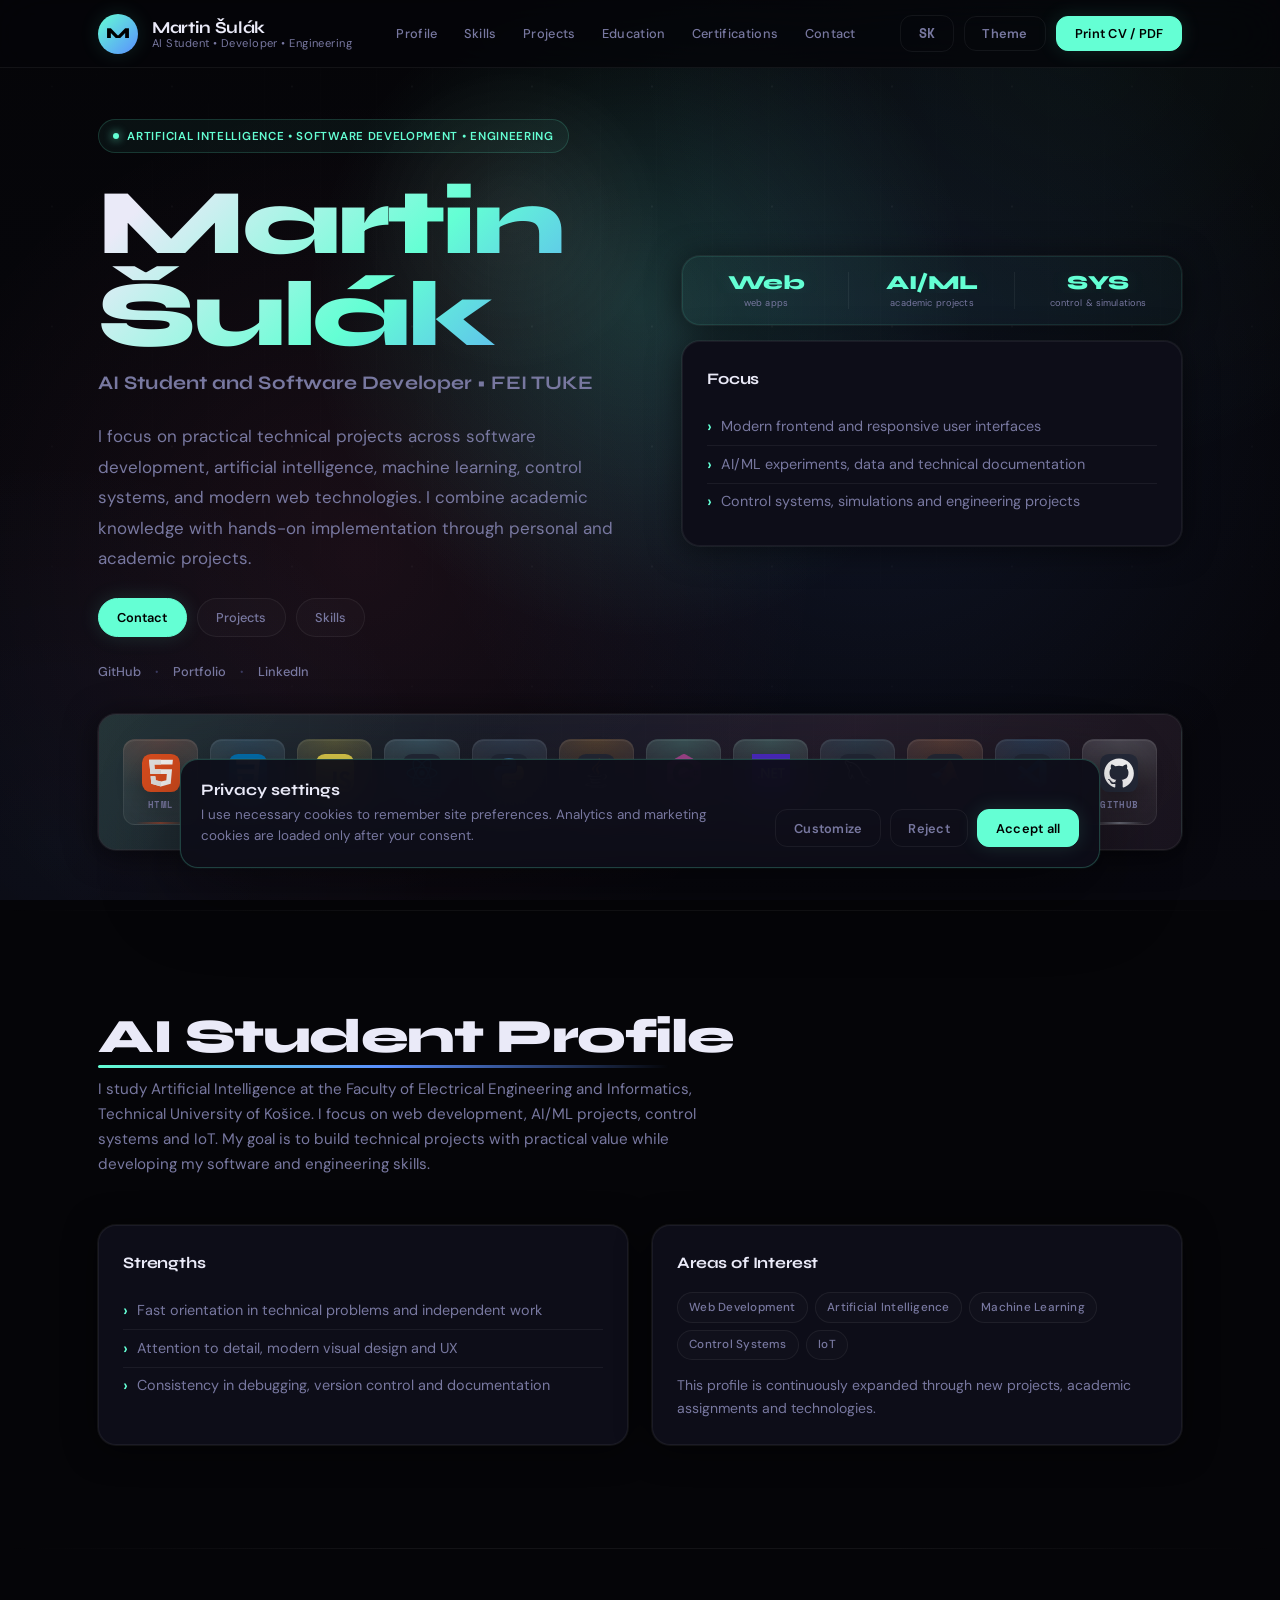
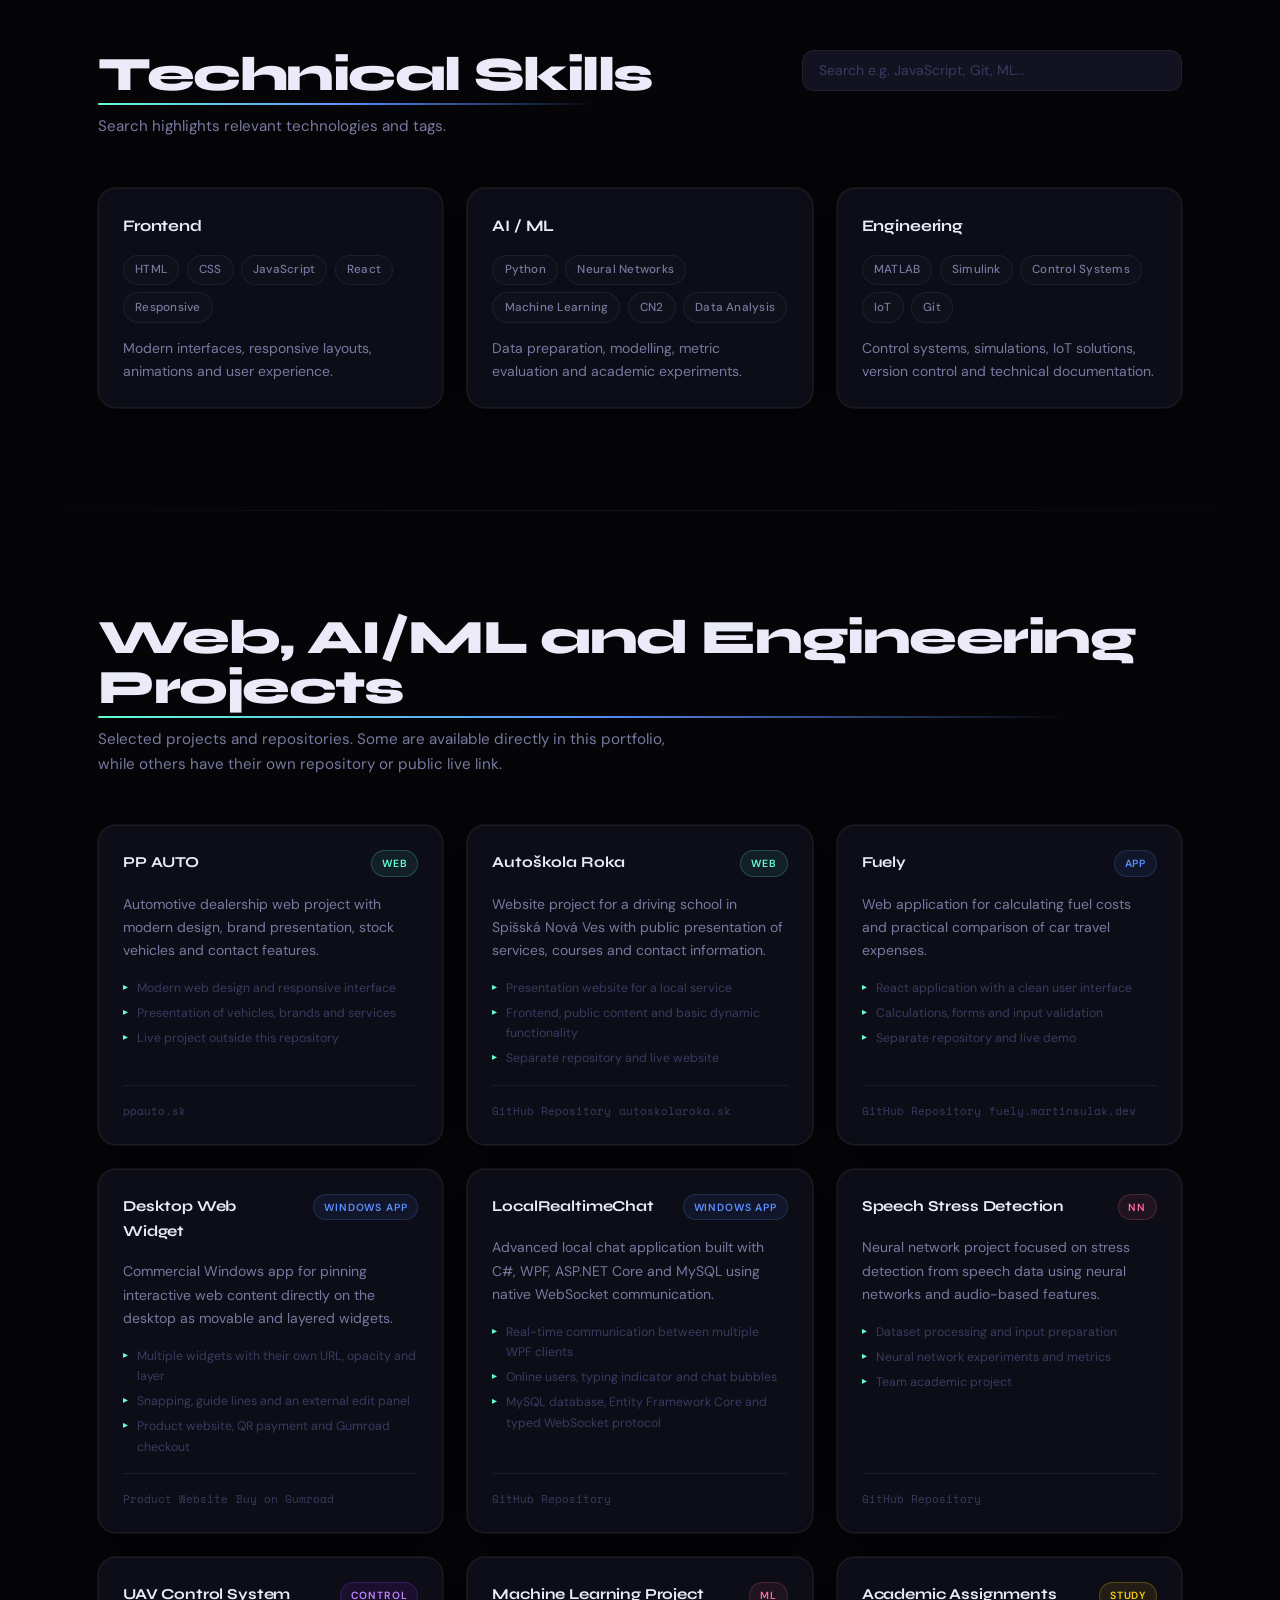
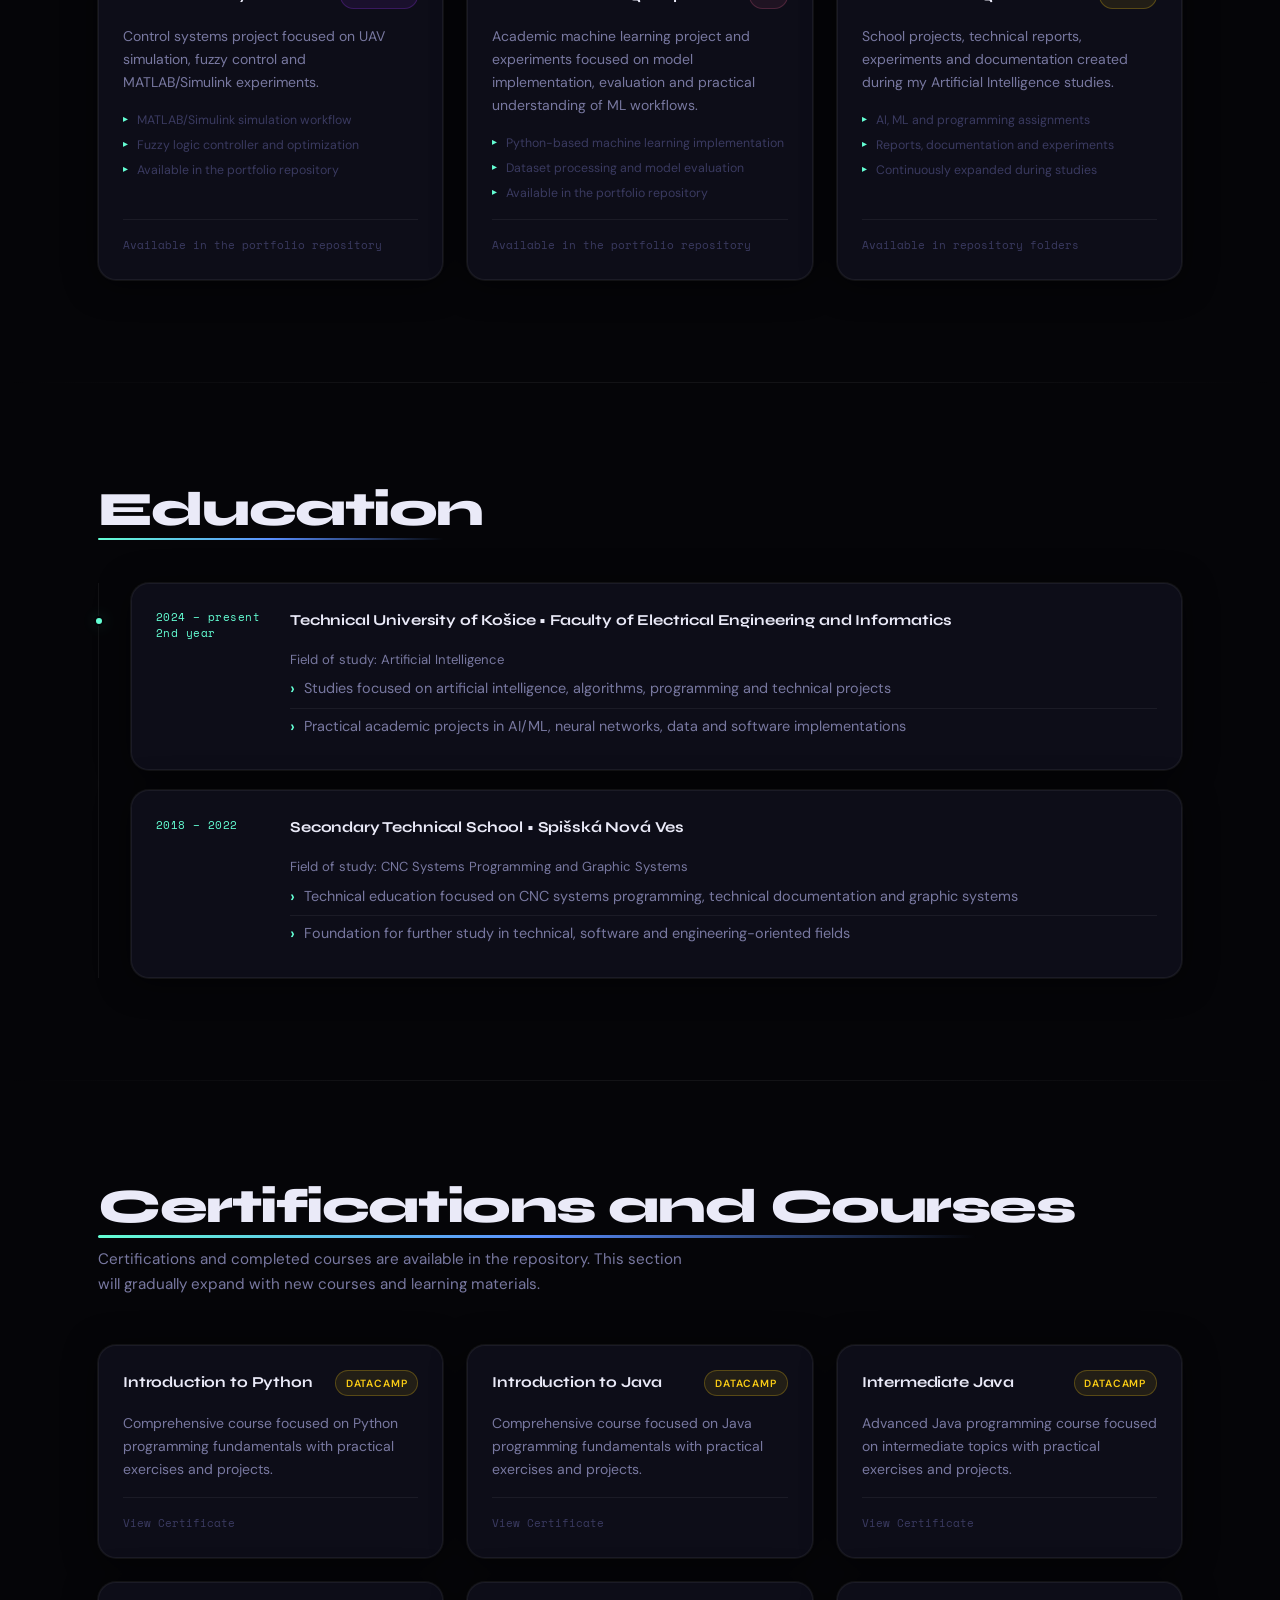
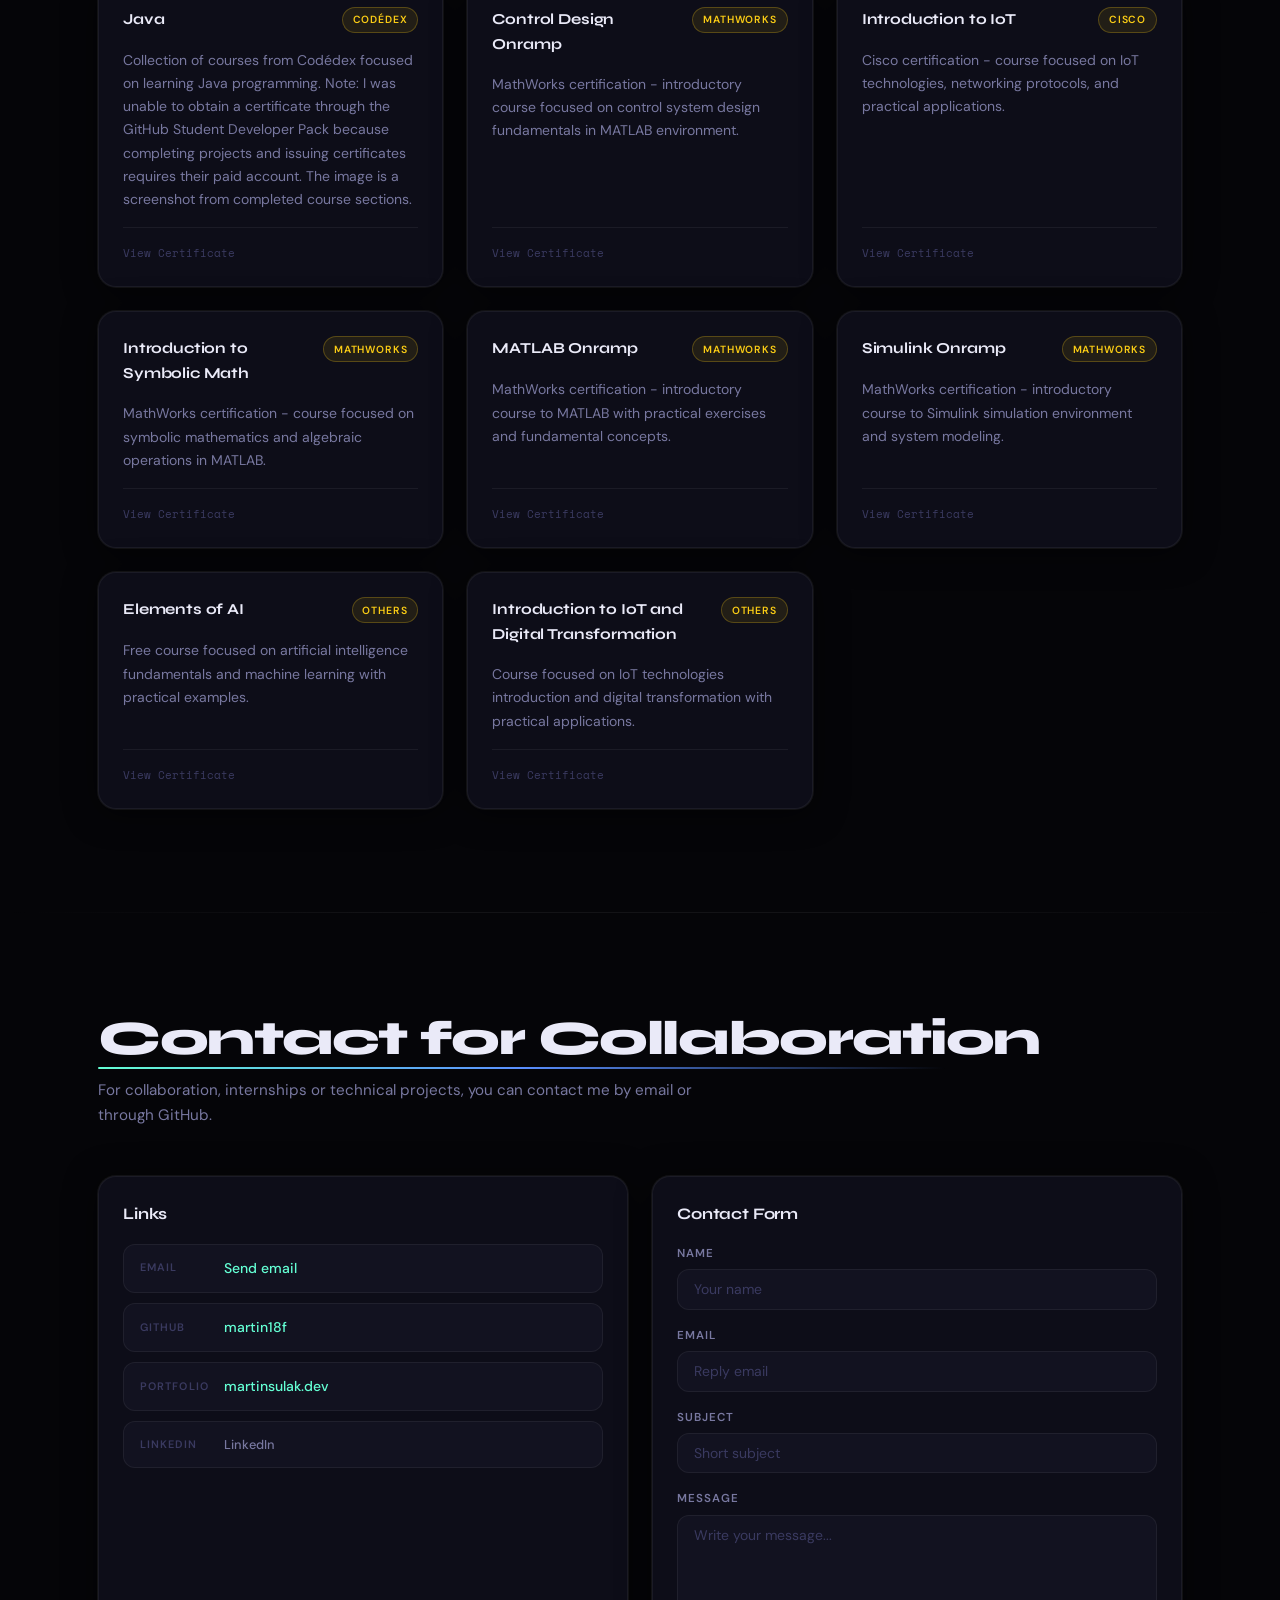
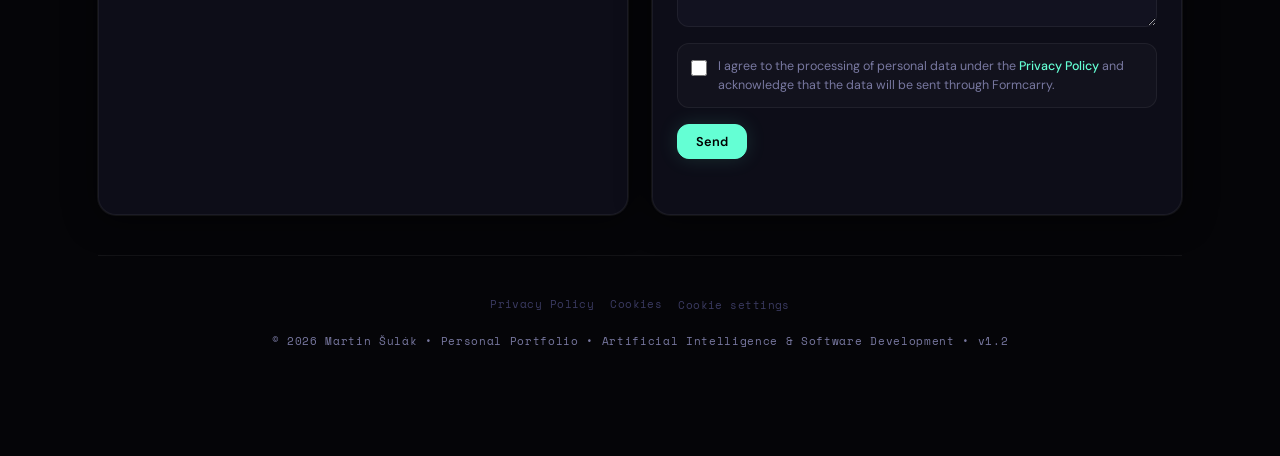
<file: index.html>
<!doctype html>
<html lang="sk" data-theme="dark">
<head>
  <meta charset="utf-8" />
  <meta name="viewport" content="width=device-width, initial-scale=1" />
  <title>Martin Šulák | AI študent, web a software developer</title>
  <meta name="description" content="Portfólio Martina Šuláka: AI študent a software developer pre webové aplikácie, AI/ML projekty, IoT, riadiace systémy a technické projekty." />
  <meta name="keywords" content="Martin Šulák, AI študent, software developer, web developer, AI/ML projekty, IoT, riadiace systémy, portfólio" />
  <meta name="author" content="Martin Šulák" />
  <meta name="robots" content="index, follow" />
  <meta property="og:title" content="Martin Šulák | AI študent, web a software developer" />
  <meta property="og:description" content="Portfólio Martina Šuláka: AI študent a software developer pre webové aplikácie, AI/ML projekty, IoT, riadiace systémy a technické projekty." />
  <meta property="og:url" content="https://martinsulak.dev/" />
  <meta property="og:type" content="website" />
  <meta property="og:site_name" content="Martin Šulák Portfolio" />
  <meta property="og:locale" content="sk_SK" />
  <meta property="og:locale:alternate" content="en_US" />
  <meta property="og:image" content="https://martinsulak.dev/favicon.svg" />
  <meta property="og:image:alt" content="Martin Šulák portfolio" />
  <meta name="twitter:card" content="summary" />
  <meta name="twitter:title" content="Martin Šulák | AI študent, web a software developer" />
  <meta name="twitter:description" content="Portfólio Martina Šuláka: AI študent a software developer pre webové aplikácie, AI/ML projekty, IoT, riadiace systémy a technické projekty." />
  <meta name="twitter:image" content="https://martinsulak.dev/favicon.svg" />
  <meta name="twitter:image:alt" content="Martin Šulák portfolio" />
  <meta name="theme-color" content="#050508" />
  <link rel="canonical" href="https://martinsulak.dev/" />
  <link rel="alternate" hreflang="sk" href="https://martinsulak.dev/" />
  <link rel="alternate" hreflang="en" href="https://martinsulak.dev/?lang=en" />
  <link rel="alternate" hreflang="x-default" href="https://martinsulak.dev/" />

  <link rel="icon" type="image/svg+xml" href="favicon.svg">
  <link rel="stylesheet" href="style.css">
  <script type="application/ld+json">
    {
      "@context": "https://schema.org",
      "@graph": [
        {
          "@type": "Person",
          "@id": "https://martinsulak.dev/#person",
          "name": "Martin Šulák",
          "alternateName": "martin18f",
          "url": "https://martinsulak.dev/",
          "description": "AI študent a software developer zameraný na webové aplikácie, AI/ML projekty, IoT, riadiace systémy a technické portfólio.",
          "sameAs": [
            "https://github.com/martin18f",
            "https://www.linkedin.com/in/martin-šulák-77147a417/"
          ],
          "jobTitle": "Artificial Intelligence Student and Software Developer",
          "affiliation": {
            "@type": "CollegeOrUniversity",
            "name": "Technical University of Košice, Faculty of Electrical Engineering and Informatics",
            "url": "https://www.fei.tuke.sk/"
          },
          "knowsLanguage": ["sk", "en"],
          "knowsAbout": [
            "Software development",
            "Web development",
            "Artificial intelligence",
            "Machine learning",
            "Control systems",
            "IoT"
          ]
        },
        {
          "@type": "WebSite",
          "@id": "https://martinsulak.dev/#website",
          "name": "Martin Šulák Portfolio",
          "url": "https://martinsulak.dev/",
          "description": "Portfolio website of Martin Šulák with web, AI/ML, control systems, IoT and engineering projects.",
          "inLanguage": ["sk", "en"],
          "author": {
            "@id": "https://martinsulak.dev/#person"
          }
        },
        {
          "@type": "ProfilePage",
          "@id": "https://martinsulak.dev/#profile-page",
          "url": "https://martinsulak.dev/",
          "name": "Martin Šulák | AI študent, web a software developer",
          "description": "Portfólio Martina Šuláka: AI študent a software developer pre webové aplikácie, AI/ML projekty, IoT, riadiace systémy a technické projekty.",
          "inLanguage": "sk",
          "isPartOf": {
            "@id": "https://martinsulak.dev/#website"
          },
          "about": {
            "@id": "https://martinsulak.dev/#person"
          },
          "mainEntity": {
            "@id": "https://martinsulak.dev/#person"
          }
        },
        {
          "@type": "ItemList",
          "@id": "https://martinsulak.dev/#projects",
          "name": "Web, AI/ML and engineering projects by Martin Šulák",
          "itemListElement": [
            {
              "@type": "ListItem",
              "position": 1,
              "item": {
                "@type": "WebSite",
                "name": "Fuely",
                "url": "https://fuely.martinsulak.dev/"
              }
            },
            {
              "@type": "ListItem",
              "position": 2,
              "item": {
                "@type": "WebSite",
                "name": "Autoškola Roka",
                "url": "https://www.autoskolaroka.sk/"
              }
            },
            {
              "@type": "ListItem",
              "position": 3,
              "item": {
                "@type": "SoftwareApplication",
                "name": "Desktop Web Widget",
                "url": "https://desktop-web-widget.martinsulak.dev/",
                "applicationCategory": "ProductivityApplication",
                "operatingSystem": "Windows 10, Windows 11",
                "offers": {
                  "@type": "Offer",
                  "price": "3.00",
                  "priceCurrency": "EUR",
                  "availability": "https://schema.org/InStock"
                }
              }
            }

            {
              "@type": "ListItem",
              "position": 4,
              "item": {
                "@type": "SoftwareApplication",
                "name": "LocalRealtimeChatAdvanced",
                "url": "https://github.com/martin18f/LocalRealtimeChatAdvanced",
                "applicationCategory": "DeveloperApplication",
                "operatingSystem": "Windows 10, Windows 11"
              }
            }

          ]
        }
      ]
    }
  </script>
</head>

<body>
  <div class="site-backdrop" aria-hidden="true"></div>
  <a class="skip" href="#obsah" data-i18n="skip">Preskočiť na obsah</a>

  <header class="topbar" role="banner" id="topbar">
    <div class="wrap topbar-inner">
      <a class="brand" href="#obsah" aria-label="Martin Šulák portfolio">
        <div class="avatar" aria-hidden="true">M</div>
        <div class="brand-text">
          <div class="name">Martin Šulák</div>
          <div class="role" data-i18n="brandRole">AI študent • Developer • Engineering</div>
        </div>
      </a>

      <nav class="nav" id="mainNav" aria-label="Hlavná navigácia" data-i18n-attr="aria-label:navAria">
        <a href="#profil" data-i18n="navProfile">Profil</a>
        <a href="#skills" data-i18n="navSkills">Zručnosti</a>
        <a href="#projekty" data-i18n="navProjects">Projekty</a>
        <a href="#vzdelanie" data-i18n="navEducation">Vzdelanie</a>
        <a href="#certifikaty" data-i18n="navCerts">Certifikáty</a>
        <a href="#kontakt" data-i18n="navContact">Kontakt</a>
      </nav>

      <div class="actions">
        <button class="nav-toggle" id="navToggle" type="button"
          aria-label="Otvoriť navigáciu" aria-expanded="false" aria-controls="mainNav"
          data-i18n-attr="aria-label:openNav">
          <span></span><span></span><span></span>
        </button>

        <button class="btn ghost" id="langBtn" type="button" aria-label="Switch language" data-i18n-attr="aria-label:langBtnAria">EN</button>
        <button class="btn ghost" id="themeBtn" type="button" aria-label="Prepnúť tému" data-i18n="themeBtn" data-i18n-attr="aria-label:themeAria">Téma</button>
        <button class="btn" id="printBtn" type="button" data-i18n="printBtn">Tlačiť / PDF</button>
      </div>
    </div>
  </header>

  <main id="obsah">
    <section class="hero">
      <div class="wrap hero-inner">
        <div class="hero-left">
          <p class="pill">
            <span class="dot"></span>
            <span data-i18n="heroPill">Artificial Intelligence • Software Development • Engineering</span>
          </p>

          <h1>
            <span class="grad">Martin Šulák</span>
            <small data-i18n="heroSubtitle">AI študent a software developer • FEI TUKE</small>
          </h1>

          <p class="lead" data-i18n="heroLead">
            Zameriavam sa na praktické technické projekty z oblastí softvérového vývoja,
            umelej inteligencie, strojového učenia, riadiacich systémov a moderných webových technológií.
            Prepájam akademické znalosti s praktickou implementáciou v osobných aj školských projektoch.
          </p>

          <div class="quick">
            <a class="chip" href="#kontakt" data-i18n="quickContact">Kontakt</a>
            <a class="chip" href="#projekty" data-i18n="quickProjects">Projekty</a>
            <a class="chip" href="#skills" data-i18n="quickSkills">Zručnosti</a>
          </div>

          <div class="links">
            <a class="link" href="https://github.com/martin18f" target="_blank" rel="me noopener noreferrer">GitHub</a>
            <span class="sep">•</span>
            <a class="link" href="https://martinsulak.dev/" target="_blank" rel="noreferrer" data-i18n="portfolioLink">Portfólio</a>
            <span class="sep">•</span>
            <a class="link" href="https://www.linkedin.com/in/martin-šulák-77147a417/" target="_blank" rel="me noopener noreferrer">
            LinkedIn
          </a>
          </div>
        </div>

        <aside class="hero-right" aria-label="Rýchle info" data-i18n-attr="aria-label:quickInfo">
          <div class="card kpis">
            <div class="kpi">
              <div class="kpi-num">Web</div>
              <div class="kpi-label" data-i18n="kpiWeb">weby a aplikácie</div>
            </div>

            <div class="kpi">
              <div class="kpi-num">AI/ML</div>
              <div class="kpi-label" data-i18n="kpiAi">školské projekty</div>
            </div>

            <div class="kpi">
              <div class="kpi-num">SYS</div>
              <div class="kpi-label" data-i18n="kpiSystems">riadenie a simulácie</div>
            </div>
          </div>

          <div class="card mini">
            <h2 class="mini-title" data-i18n="focusTitle">Zameranie</h2>
            <ul class="bullets">
              <li data-i18n="focus1">Moderný frontend a responzívne používateľské rozhrania</li>
              <li data-i18n="focus2">AI/ML experimenty, dáta a technická dokumentácia</li>
              <li data-i18n="focus3">Riadiace systémy, simulácie a engineering projekty</li>
            </ul>
          </div>
        </aside>
      </div>
      <div class="bg" aria-hidden="true"></div>
    </section>

  <div class="wrap">
          <div class="stack-panel">

  <ul class="stack-icons" role="list">
    <li class="stack-icon tech-html">
      <img src="assets/icons/html.svg" width="38" height="38" alt="HTML icon" loading="lazy" decoding="async" />
      <span class="stack-label">HTML</span>
    </li>

    <li class="stack-icon tech-css">
      <img src="assets/icons/css.svg" width="38" height="38" alt="CSS icon" loading="lazy" decoding="async" />
      <span class="stack-label">CSS</span>
    </li>

    <li class="stack-icon tech-js">
      <img src="assets/icons/js.svg" width="38" height="38" alt="JavaScript icon" loading="lazy" decoding="async" />
      <span class="stack-label">JavaScript</span>
    </li>

    <li class="stack-icon tech-react">
      <img src="assets/icons/react.svg" width="38" height="38" alt="React icon" loading="lazy" decoding="async" />
      <span class="stack-label">React</span>
    </li>

    <li class="stack-icon tech-python">
      <img src="assets/icons/python.svg" width="38" height="38" alt="Python icon" loading="lazy" decoding="async" />
      <span class="stack-label">Python</span>
    </li>

    <li class="stack-icon tech-java">
      <img src="assets/icons/java.svg" width="38" height="38" alt="Java icon" loading="lazy" decoding="async" />
      <span class="stack-label">Java</span>
    </li>

    

    <li class="stack-icon tech-cs">
      <img src="assets/icons/cs.png" width="38" height="38" alt="C# icon" loading="lazy" decoding="async" />
      <span class="stack-label">C#</span>
    </li>

    <li class="stack-icon tech-dotnet">
      <img src="assets/icons/dotnet.png" width="38" height="38" alt=".NET icon" loading="lazy" decoding="async" />
      <span class="stack-label">.NET</span>
    </li>

    <li class="stack-icon tech-mysql">
      <img src="assets/icons/mysql.svg" width="38" height="38" alt="MySQL icon" loading="lazy" decoding="async" />
      <span class="stack-label">MySQL</span>
    </li>

    <li class="stack-icon tech-matlab">
      <img src="assets/icons/matlab.svg" width="38" height="38" alt="MATLAB icon" loading="lazy" decoding="async" />
      <span class="stack-label">MATLAB</span>
    </li>

    <li class="stack-icon tech-vscode">
      <img src="assets/icons/vscode.svg" width="38" height="38" alt="Visual Studio Code icon" loading="lazy" decoding="async" />
      <span class="stack-label">VS Code</span>
    </li>

    

    <li class="stack-icon tech-github">
      <img src="assets/icons/github.svg" width="38" height="38" alt="GitHub icon" loading="lazy" decoding="async" />
      <span class="stack-label">GitHub</span>
    </li>
  </ul>
          </div>
        </div>

    <section class="section" id="profil">
      <div class="wrap">
        <div class="section-head reveal">
          <h2 data-i18n="profileTitle">Profil AI študenta</h2>
          <p data-i18n="profileText">
            Študujem umelú inteligenciu na Fakulte elektrotechniky a informatiky Technickej univerzity v Košiciach.
            Venujem sa web developmentu, AI/ML projektom, riadiacim systémom a IoT. Mojím cieľom je budovať technické projekty,
            ktoré majú praktický význam a zároveň rozvíjajú moje softvérové aj inžinierske schopnosti.
          </p>
        </div>

        <div class="grid two">
          <div class="card reveal rv1">
            <h3 data-i18n="strengthsTitle">Silné stránky</h3>
            <ul class="bullets">
              <li data-i18n="strength1">Rýchla orientácia v technickom probléme a samostatnosť</li>
              <li data-i18n="strength2">Cit pre detail, moderný vizuál a UX</li>
              <li data-i18n="strength3">Dôslednosť pri debugovaní, verzovaní a dokumentácii</li>
            </ul>
          </div>

          <div class="card reveal rv2">
            <h3 data-i18n="areasTitle">Oblasti záujmu</h3>
            <div class="tags">
              <span class="tag">Web Development</span>
              <span class="tag">Artificial Intelligence</span>
              <span class="tag">Machine Learning</span>
              <span class="tag">Control Systems</span>
              <span class="tag">IoT</span>
            </div>
            <p class="muted" data-i18n="areasNote">Profil je priebežne rozširovaný podľa nových projektov, školských zadaní a technológií.</p>
          </div>
        </div>
      </div>
    </section>

    <section class="section" id="skills">
      <div class="wrap">
        <div class="section-head row reveal">
          <div>
            <h2 data-i18n="skillsTitle">Technické zručnosti</h2>
            <p class="muted" data-i18n="skillsHint">Vyhľadávanie zvýrazní relevantné technológie a tagy.</p>
          </div>
          <div class="skill-controls">
            <input id="skillSearch" class="input" type="search" placeholder="Hľadať napr. JavaScript, Git, ML..." data-i18n-attr="placeholder:skillPlaceholder" />
          </div>
        </div>

        <div class="grid three" id="skillGrid">
          <div class="card skill reveal rv1">
            <h3>Frontend</h3>
            <div class="tags">
              <span class="tag" data-skill="HTML">HTML</span>
              <span class="tag" data-skill="CSS">CSS</span>
              <span class="tag" data-skill="JavaScript">JavaScript</span>
              <span class="tag" data-skill="React">React</span>
              <span class="tag" data-skill="Responsive">Responsive</span>
            </div>
            <p class="muted" data-i18n="frontendText">Moderné rozhrania, responzívne layouty, animácie a používateľská skúsenosť.</p>
          </div>

          <div class="card skill reveal rv2">
            <h3>AI / ML</h3>
            <div class="tags">
              <span class="tag" data-skill="Python">Python</span>
              <span class="tag" data-skill="Neural Networks">Neural Networks</span>
              <span class="tag" data-skill="Machine Learning">Machine Learning</span>
              <span class="tag" data-skill="CN2">CN2</span>
              <span class="tag" data-skill="Data Analysis">Data Analysis</span>
            </div>
            <p class="muted" data-i18n="aimlText">Príprava dát, modelovanie, vyhodnotenie metrík a školské experimenty.</p>
          </div>

          <div class="card skill reveal rv3">
            <h3 data-i18n="engineeringTitle">Engineering</h3>
            <div class="tags">
              <span class="tag" data-skill="MATLAB">MATLAB</span>
              <span class="tag" data-skill="Simulink">Simulink</span>
              <span class="tag" data-skill="Control Systems">Control Systems</span>
              <span class="tag" data-skill="IoT">IoT</span>
              <span class="tag" data-skill="Git">Git</span>
            </div>
            <p class="muted" data-i18n="engineeringText">Riadiace systémy, simulácie, IoT riešenia, verzovanie a technická dokumentácia.</p>
          </div>
        </div>
      </div>
    </section>

    <section class="section" id="projekty">
      <div class="wrap">
        <div class="section-head reveal">
          <h2 data-i18n="projectsTitle">Web, AI/ML a engineering projekty</h2>
          <p class="muted" data-i18n="projectsIntro">
            Vybrané projekty a repozitáre. Niektoré sú priamo v tomto portfóliu, iné majú vlastný repozitár alebo verejný live link.
          </p>
        </div>

        <div class="grid three">
          <article class="card project reveal rv1">
            <div class="project-top">
              <h3>PP AUTO</h3>
              <span class="badge web">Web</span>
            </div>
            <p data-i18n="ppautoDesc">Webový projekt pre autosalón s moderným dizajnom, prezentáciou značiek, skladovými vozidlami a kontaktnými funkciami.</p>
            <ul class="mini-list">
              <li data-i18n="ppauto1">Moderný web design a responzívne rozhranie</li>
              <li data-i18n="ppauto2">Prezentácia vozidiel, značiek a služieb</li>
              <li data-i18n="ppauto3">Live projekt mimo tohto repozitára</li>
            </ul>
            <div class="project-links">
              <a class="link" href="https://ppauto.sk" target="_blank" rel="noreferrer">ppauto.sk</a>
            </div>
          </article>

          <article class="card project reveal rv2">
            <div class="project-top">
              <h3>Autoškola Roka</h3>
              <span class="badge web">Web</span>
            </div>

            <p data-i18n="autoskolaDesc">
              Webový projekt pre autoškolu v Spišskej Novej Vsi s verejnou prezentáciou služieb, kurzov a kontaktných informácií.
            </p>

            <ul class="mini-list">
              <li data-i18n="autoskola1">Prezentačný web pre lokálnu službu</li>
              <li data-i18n="autoskola2">Frontend, verejný obsah a základná dynamická funkcionalita</li>
              <li data-i18n="autoskola3">Samostatný repozitár a live web</li>
            </ul>

            <div class="project-links">
              <a class="link" href="https://github.com/martin18f/autoskola-roka" target="_blank" rel="noreferrer" aria-label="GitHub Repository for Autoškola Roka">GitHub Repository</a>
              <a class="link" href="https://www.autoskolaroka.sk/" target="_blank" rel="noreferrer">autoskolaroka.sk</a>
            </div>
          </article>

          <article class="card project reveal rv2">
            <div class="project-top">
              <h3>Fuely</h3>
              <span class="badge app">App</span>
            </div>
            <p data-i18n="fuelyDesc">Webová aplikácia na výpočet nákladov na palivo a praktické porovnávanie nákladov pri jazde autom.</p>
            <ul class="mini-list">
              <li data-i18n="fuely1">React aplikácia s čistým používateľským rozhraním</li>
              <li data-i18n="fuely2">Výpočty, formuláre a validácia vstupov</li>
              <li data-i18n="fuely3">Samostatný repozitár a live demo</li>
            </ul>
            <div class="project-links">
              <a class="link" href="https://github.com/martin18f/fuely" target="_blank" rel="noreferrer" aria-label="GitHub Repository for Fuely">GitHub Repository</a>
              <a class="link" href="https://fuely.martinsulak.dev/" target="_blank" rel="noreferrer">fuely.martinsulak.dev</a>
            </div>
          </article>

          <article class="card project reveal rv3">
            <div class="project-top">
              <h3>Desktop Web Widget</h3>
              <span class="badge app">Windows App</span>
            </div>
            <p data-i18n="desktopWidgetDesc">Komerčná Windows aplikácia na pripnutie interaktívneho webového obsahu priamo na plochu ako presúvateľné a vrstviteľné widgety.</p>
            <ul class="mini-list">
              <li data-i18n="desktopWidget1">Viac widgetov s vlastnou URL, opacitou a vrstvou</li>
              <li data-i18n="desktopWidget2">Snapovanie, vodiace čiary a externý edit panel</li>
              <li data-i18n="desktopWidget3">Produktová stránka, QR platba a Gumroad nákup</li>
            </ul>
            <div class="project-links">
              <a class="link" href="https://desktop-web-widget.martinsulak.dev/" target="_blank" rel="noreferrer" data-i18n="desktopWidgetProductSite">Product Website</a>
              <a class="link" href="https://martinsulak.gumroad.com/l/desktop-web-widget" target="_blank" rel="noreferrer" data-i18n="desktopWidgetBuyGumroad">Buy on Gumroad</a>
            </div>
          </article>

          <article class="card project reveal rv1">
            <div class="project-top">
              <h3>LocalRealtimeChat</h3>
              <span class="badge app">Windows App</span>
            </div>

            <p data-i18n="localChatDesc">
              Rozšírená lokálna chatovacia aplikácia v C#, WPF, ASP.NET Core a MySQL s natívnou WebSocket komunikáciou.
            </p>

            <ul class="mini-list">
              <li data-i18n="localChat1">Real-time komunikácia medzi viacerými WPF klientmi</li>
              <li data-i18n="localChat2">Online používatelia, typing indicator a chatové bubliny</li>
              <li data-i18n="localChat3">MySQL databáza, Entity Framework Core a typovaný WebSocket protokol</li>
            </ul>

            <div class="project-links">
              <a class="link"
                href="https://github.com/martin18f/LocalRealtimeChatAdvanced"
                target="_blank"
                rel="noreferrer"
                aria-label="GitHub Repository for LocalRealtimeChatAdvanced">
                GitHub Repository
              </a>
            </div>
          </article>

          <article class="card project reveal rv3">
            <div class="project-top">
              <h3 data-i18n="stressTitle">Speech Stress Detection</h3>
              <span class="badge aiml">NN</span>
            </div>
            <p data-i18n="stressDesc">Neural network project focused on stress detection from speech data using machine learning and audio-based features.</p>
            <ul class="mini-list">
              <li data-i18n="stress1">Spracovanie datasetov a príprava vstupov</li>
              <li data-i18n="stress2">Neural network experimenty a metriky</li>
              <li data-i18n="stress3">Skupinový akademický projekt</li>
            </ul>
            <div class="project-links">
              <a class="link" href="https://github.com/adrianzbur/ns-projekt-dsrs" target="_blank" rel="noreferrer" aria-label="GitHub Repository for Speech Stress Detection">GitHub Repository</a>
            </div>
          </article>

          <article class="card project reveal rv1">
            <div class="project-top">
              <h3 data-i18n="uavTitle">UAV Control System</h3>
              <span class="badge system">Control</span>
            </div>
            <p data-i18n="uavDesc">Control systems project focused on UAV simulation, fuzzy logic control, and MATLAB/Simulink based engineering experiments.</p>
            <ul class="mini-list">
              <li data-i18n="uav1">MATLAB/Simulink simulation workflow</li>
              <li data-i18n="uav2">Fuzzy logic controller and optimization</li>
              <li data-i18n="uav3">Available in this portfolio repository</li>
            </ul>
            <div class="project-links">
              <span class="link muted" data-i18n="availablePortfolio">Available in portfolio repository</span>
            </div>
          </article>

          <article class="card project reveal rv2">
            <div class="project-top">
              <h3 data-i18n="mlTitle">Machine Learning Project</h3>
              <span class="badge aiml">ML</span>
            </div>
            <p data-i18n="mlDesc">Machine learning academic project and experiments focused on model implementation, evaluation, and practical understanding of ML workflows.</p>
            <ul class="mini-list">
              <li data-i18n="ml1">Python-based machine learning implementation</li>
              <li data-i18n="ml2">Dataset processing and model evaluation</li>
              <li data-i18n="ml3">Available in this portfolio repository</li>
            </ul>
            <div class="project-links">
              <span class="link muted" data-i18n="availablePortfolio2">Available in portfolio repository</span>
            </div>
          </article>

          <article class="card project reveal rv3">
            <div class="project-top">
              <h3 data-i18n="academicTitle">Academic Assignments</h3>
              <span class="badge academic">Study</span>
            </div>
            <p data-i18n="academicDesc">School projects, technical reports, experiments, and documentation created during my Artificial Intelligence studies.</p>
            <ul class="mini-list">
              <li data-i18n="academic1">AI, ML and programming assignments</li>
              <li data-i18n="academic2">Reports, documentation and experiments</li>
              <li data-i18n="academic3">Continuously expanded during studies</li>
            </ul>
            <div class="project-links">
              <span class="link muted" data-i18n="availableRepo">Available in repository folders</span>
            </div>
          </article>
        </div>
      </div>
    </section>

    <section class="section" id="vzdelanie">
  <div class="wrap">
    <div class="section-head reveal">
      <h2 data-i18n="educationTitle">Vzdelanie</h2>
    </div>

    <div class="timeline">
      <div class="t-item card reveal rv1 current">
        <div class="t-when" data-i18n="universityWhen">2024 – súčasnosť<br>2. ročník</div>
        <div class="t-what">
          <h3 data-i18n="universitySchool">Technická univerzita v Košiciach • Fakulta elektrotechniky a informatiky</h3>
          <p class="muted" data-i18n="universityField">Odbor: Umelá inteligencia</p>
          <ul class="bullets">
            <li data-i18n="university1">Štúdium zamerané na umelú inteligenciu, algoritmy, programovanie a technické projekty</li>
            <li data-i18n="university2">Praktické školské projekty z oblastí AI/ML, neurónových sietí, dát a softvérových implementácií</li>
          </ul>
        </div>
      </div>

      <div class="t-item card reveal rv2">
        <div class="t-when" data-i18n="secondaryWhen">2018 – 2022</div>
        <div class="t-what">
          <h3 data-i18n="secondarySchool">Stredná priemyselná škola technická • Spišská Nová Ves</h3>
          <p class="muted" data-i18n="secondaryField">Odbor: Programovanie CNC systémov a grafické systémy</p>
          <ul class="bullets">
            <li data-i18n="secondary1">Technické štúdium so zameraním na programovanie CNC systémov, technickú dokumentáciu a grafické systémy</li>
            <li data-i18n="secondary2">Základ pre ďalšie štúdium technických, softvérových a inžinierskych oblastí</li>
          </ul>
        </div>
      </div>
    </div>
  </div>
</section>

    <section class="section" id="certifikaty">
      <div class="wrap">
        <div class="section-head reveal">
          <h2 data-i18n="certsTitle">Certifikáty a kurzy</h2>
          <p class="muted" data-i18n="certsText">
            Certifikáty a absolvované kurzy sú dostupné v repozitári. Sekcia sa bude postupne rozširovať spolu s novými kurzami a technickými materiálmi.
          </p>
        </div>

        <div class="grid three">
          <div class="card project reveal rv1">
            <div class="project-top">
              <h3 data-i18n="certDataCampTitlePython">Introduction to Python</h3>
              <span class="badge academic">DataCamp</span>
            </div>
            <p data-i18n="certDataCampDescPython">Komplexný kurz zameraný na základy programovacieho jazyka Python s praktickými cvičeniami a projektmi.</p>
            <div class="project-links">
              <a class="link" href="Certificates/Datacamp/introduction_to_python.pdf" target="_blank" rel="noopener" data-i18n="viewCert">Zobraziť certifikát</a>
            </div>
          </div>

          <div class="card project reveal rv2">
            <div class="project-top">
              <h3 data-i18n="certDataCampTitleJavaIntro">Introduction to Java</h3>
              <span class="badge academic">DataCamp</span>
            </div>
            <p data-i18n="certDataCampDescJavaIntro">Komplexný kurz zameraný na základy programovacieho jazyka Java s praktickými cvičeniami a projektmi.</p>
            <div class="project-links">
              <a class="link" href="Certificates/Datacamp/introduction_to_java.pdf" target="_blank" rel="noopener" data-i18n="viewCert">Zobraziť certifikát</a>
            </div>
          </div>

          <div class="card project reveal rv3">
            <div class="project-top">
              <h3 data-i18n="certDataCampTitleJavaInter">Intermediate Java</h3>
              <span class="badge academic">DataCamp</span>
            </div>
            <p data-i18n="certDataCampDescJavaInter">Pokročilý kurz programovacieho jazyka Java zameraný na stredne pokročilé témy s praktickými cvičeniami a projektmi.</p>
            <div class="project-links">
              <a class="link" href="Certificates/Datacamp/Intermediate_java.pdf" target="_blank" rel="noopener" data-i18n="viewCert">Zobraziť certifikát</a>
            </div>
          </div>

          <div class="card project reveal rv4">
            <div class="project-top">
              <h3 data-i18n="certCodexJavaTitle">Java</h3>
              <span class="badge academic">Codédex</span>
            </div>
            <p data-i18n="certCodexJavaDesc">Objem kurzov od Codédex zameraný na učenie sa Java programovania. Poznámka: Cez GitHub Student Developer Pack som nemohol získať certifikát, pretože na ukončenie projektov a vydanie certifikátu je potrebný ich platený účet. Na obrázku je screenshot z vyplnených частí kurzu.</p>
            <div class="project-links">
              <a class="link" href="Certificates/Cod%C3%A9dex/java.png" target="_blank" rel="noopener" data-i18n="viewCert">Zobraziť certifikát</a>
            </div>
          </div>

          <div class="card project reveal rv5">
            <div class="project-top">
              <h3 data-i18n="certMatlabControlTitle">Control Design Onramp</h3>
              <span class="badge academic">MathWorks</span>
            </div>
            <p data-i18n="certMatlabControlDesc">MathWorks certifikát - úvodný kurz zameraný na základy návrhov riadiacich systémov v MATLAB prostredí.</p>
            <div class="project-links">
              <a class="link" href="Certificates/Matlab/control_design_onramp.pdf" target="_blank" rel="noopener" data-i18n="viewCert">Zobraziť certifikát</a>
            </div>
          </div>

          <div class="card project reveal rv6">
            <div class="project-top">
              <h3 data-i18n="certCiscoIoTTitle">Introduction to IoT</h3>
              <span class="badge academic">Cisco</span>
            </div>
            <p data-i18n="certCiscoIoTDesc">Cisco certifikát - kurz zameraný na úvod do IoT technológií, sieťových protokolov a praktických aplikácií.</p>
            <div class="project-links">
              <a class="link" href="Certificates/Cisco/Introduction_to_IoT_certificate_martinsulak18-gmail-com_c30c6c39-59c4-4421-bae1-5b8a89fc1170.pdf" target="_blank" rel="noopener" data-i18n="viewCert">Zobraziť certifikát</a>
            </div>
          </div>

          <div class="card project reveal rv7">
            <div class="project-top">
              <h3 data-i18n="certMatlabSymbolicTitle">Introduction to Symbolic Math</h3>
              <span class="badge academic">MathWorks</span>
            </div>
            <p data-i18n="certMatlabSymbolicDesc">MathWorks certifikát - kurz zameraný na symbolickú matematiku a algebraické operácie v MATLAB.</p>
            <div class="project-links">
              <a class="link" href="Certificates/Matlab/introduction_to_symbolic_math.pdf" target="_blank" rel="noopener" data-i18n="viewCert">Zobraziť certifikát</a>
            </div>
          </div>

          <div class="card project reveal rv8">
            <div class="project-top">
              <h3 data-i18n="certMatlabOnrampTitle">MATLAB Onramp</h3>
              <span class="badge academic">MathWorks</span>
            </div>
            <p data-i18n="certMatlabOnrampDesc">MathWorks certifikát - úvodný kurz do MATLAB s praktickými cvičeniami a základnými konceptami.</p>
            <div class="project-links">
              <a class="link" href="Certificates/Matlab/matlab_onramp.pdf" target="_blank" rel="noopener" data-i18n="viewCert">Zobraziť certifikát</a>
            </div>
          </div>

          <div class="card project reveal rv9">
            <div class="project-top">
              <h3 data-i18n="certMatlabSimulinkTitle">Simulink Onramp</h3>
              <span class="badge academic">MathWorks</span>
            </div>
            <p data-i18n="certMatlabSimulinkDesc">MathWorks certifikát - úvodný kurz do Simulink simulačného prostredia a modelovania systémov.</p>
            <div class="project-links">
              <a class="link" href="Certificates/Matlab/simulink_onramp.pdf" target="_blank" rel="noopener" data-i18n="viewCert">Zobraziť certifikát</a>
            </div>
          </div>

          <div class="card project reveal rv10">
            <div class="project-top">
              <h3 data-i18n="certElementsOfAiTitle">Elements of AI</h3>
              <span class="badge academic">Others</span>
            </div>
            <p data-i18n="certElementsOfAiDesc">Bezplatný kurz zameraný na základy umelej inteligencie a strojového učenia s praktickými príkladmi.</p>
            <div class="project-links">
              <a class="link" href="Certificates/Others/elements_of_ai.png" target="_blank" rel="noopener" data-i18n="viewCert">Zobraziť certifikát</a>
            </div>
          </div>

          <div class="card project reveal rv11">
            <div class="project-top">
              <h3 data-i18n="certIoTDigitalTitle">Introduction to IoT and Digital Transformation</h3>
              <span class="badge academic">Others</span>
            </div>
            <p data-i18n="certIoTDigitalDesc">Kurz zameraný na úvod do IoT technológií a digitálnej transformácie s praktickými aplikáciami.</p>
            <div class="project-links">
              <a class="link" href="Certificates/Others/introduction_to_iot_and_digital_transformation.pdf" target="_blank" rel="noopener" data-i18n="viewCert">Zobraziť certifikát</a>
            </div>
          </div>
        </div>
      </div>
    </section>

    

    <section class="section" id="kontakt">
      <div class="wrap">
        <div class="section-head reveal">
          <h2 data-i18n="contactTitle">Kontakt na spoluprácu</h2>
          <p class="muted" data-i18n="contactIntro">V prípade spolupráce, stáže alebo technického projektu ma môžeš kontaktovať cez email alebo GitHub.</p>
        </div>

        <div class="grid two">
          <div class="card reveal rv1">
            <h3 data-i18n="linksTitle">Odkazy</h3>
            <div class="contact">
              <div class="c-row">
                <span class="c-key">Email</span>
                <a class="c-val" href="#contactForm" id="emailLink" data-mail="bWFydGluc3VsYWsxOEBnbWFpbC5jb20=" data-i18n="emailLink">Odoslať email</a>
              </div>
              <div class="c-row">
                <span class="c-key">GitHub</span>
                <a class="c-val" href="https://github.com/martin18f" target="_blank" rel="me noopener noreferrer">martin18f</a>
              </div>
              <div class="c-row">
                <span class="c-key">Portfolio</span>
                <a class="c-val" href="https://github.com/martin18f/martinsulakdev" target="_blank" rel="noreferrer">martinsulak.dev</a>
              </div>
              <div class="c-row">
                <span class="c-key">LinkedIn</span>
               <a class="link" href="https://www.linkedin.com/in/martin-šulák-77147a417/" target="_blank" rel="me noopener noreferrer">
  LinkedIn
</a>

              </div>
            </div>
          </div>

          <div class="card reveal rv2">
            <h3 data-i18n="formTitle">Kontaktný formulár</h3>
            <form
                id="contactForm"
                class="form"
                autocomplete="on"
                action="https://formcarry.com/s/sC3pF3U5Oan"
                method="POST"
              >
              <label class="lbl">
                <span data-i18n="formName">Meno</span>
                <input class="input" name="from_name" placeholder="Tvoje meno" required data-i18n-attr="placeholder:formNamePh" />
              </label>

              <label class="lbl">
                <span>Email</span>
                <input class="input" name="reply_to" type="email" placeholder="Email pre odpoveď" required data-i18n-attr="placeholder:formEmailPh" />
              </label>

              <label class="lbl">
                <span data-i18n="formSubject">Predmet</span>
                <input class="input" name="subject" placeholder="Krátky predmet" data-i18n-attr="placeholder:formSubjectPh" />
              </label>

              <label class="lbl">
                <span data-i18n="formMessage">Správa</span>
                <textarea class="input" name="message" rows="5" placeholder="Napíš správu..." required data-i18n-attr="placeholder:formMessagePh"></textarea>
              </label>

              <label class="consent-check">
                <input id="privacyConsent" name="privacy_consent" type="checkbox" value="yes" required />
                <span>
                  <span data-i18n="formPrivacyConsentPrefix">Súhlasím so spracovaním osobných údajov podľa dokumentu</span>
                  <a class="link" href="privacy.html" target="_blank" rel="noopener" data-i18n="privacyLink">Ochrana osobných údajov</a>
                  <span data-i18n="formPrivacyConsentSuffix">a beriem na vedomie odoslanie údajov cez Formcarry.</span>
                </span>
              </label>

              <button class="btn" id="sendBtn" type="submit" data-i18n="sendBtn">Odoslať</button>
              <p class="muted tiny form-status" id="formStatus" aria-live="polite"></p>
            </form>
          </div>
        </div>

        <footer class="footer">
          <div class="footer-links" aria-label="Právne odkazy" data-i18n-attr="aria-label:legalLinksAria">
            <a href="privacy.html" data-i18n="privacyLink">Ochrana osobných údajov</a>
            <a href="cookies.html" data-i18n="cookiesLink">Cookies</a>
            <button type="button" id="cookieSettingsBtn" data-i18n="cookieSettings">Nastavenia cookies</button>
          </div>
          <span class="muted tiny">© <span id="year"></span> Martin Šulák • <span data-i18n="footerText">Personal Portfolio • Artificial Intelligence & Software Development</span> • v<span id="version"></span></span>
        </footer>
      </div>
    </section>
  </main>

  <div class="cookie-banner" id="cookieBanner" role="dialog" aria-modal="false" aria-labelledby="cookieBannerTitle" hidden>
    <div class="cookie-copy">
      <h2 id="cookieBannerTitle" data-i18n="cookieBannerTitle">Nastavenia súkromia</h2>
      <p data-i18n="cookieBannerText">
        Používam nevyhnutné cookies pre zapamätanie nastavení stránky. Analytické a marketingové cookies spustím iba po tvojom súhlase.
      </p>
    </div>

    <div class="cookie-options" id="cookieOptions" hidden>
      <label class="cookie-option locked">
        <input type="checkbox" checked disabled>
        <span>
          <strong data-i18n="cookieNecessary">Nevyhnutné</strong>
          <small data-i18n="cookieNecessaryText">Potrebné pre uloženie nastavení jazyka, témy a súhlasu.</small>
        </span>
      </label>

      <label class="cookie-option">
        <input type="checkbox" id="cookieAnalytics">
        <span>
          <strong data-i18n="cookieAnalytics">Analytika</strong>
          <small data-i18n="cookieAnalyticsText">Pomáha pochopiť návštevnosť stránky cez Google Analytics.</small>
        </span>
      </label>

      <label class="cookie-option">
        <input type="checkbox" id="cookieMarketing">
        <span>
          <strong data-i18n="cookieMarketing">Marketing</strong>
          <small data-i18n="cookieMarketingText">Umožní načítanie Google AdSense a súvisiacich reklamných cookies.</small>
        </span>
      </label>
    </div>

    <div class="cookie-actions">
      <button class="btn ghost" id="cookieCustomizeBtn" type="button" aria-expanded="false" aria-controls="cookieOptions" data-i18n="cookieCustomize">Prispôsobiť</button>
      <button class="btn ghost" id="cookieRejectBtn" type="button" data-i18n="cookieReject">Odmietnuť</button>
      <button class="btn ghost" id="cookieSaveBtn" type="button" data-i18n="cookieSave" hidden>Uložiť výber</button>
      <button class="btn" id="cookieAcceptBtn" type="button" data-i18n="cookieAccept">Prijať všetko</button>
    </div>
  </div>

  <script src="app.js?v=20260618-2" defer></script>
</body>
</html>
</file>
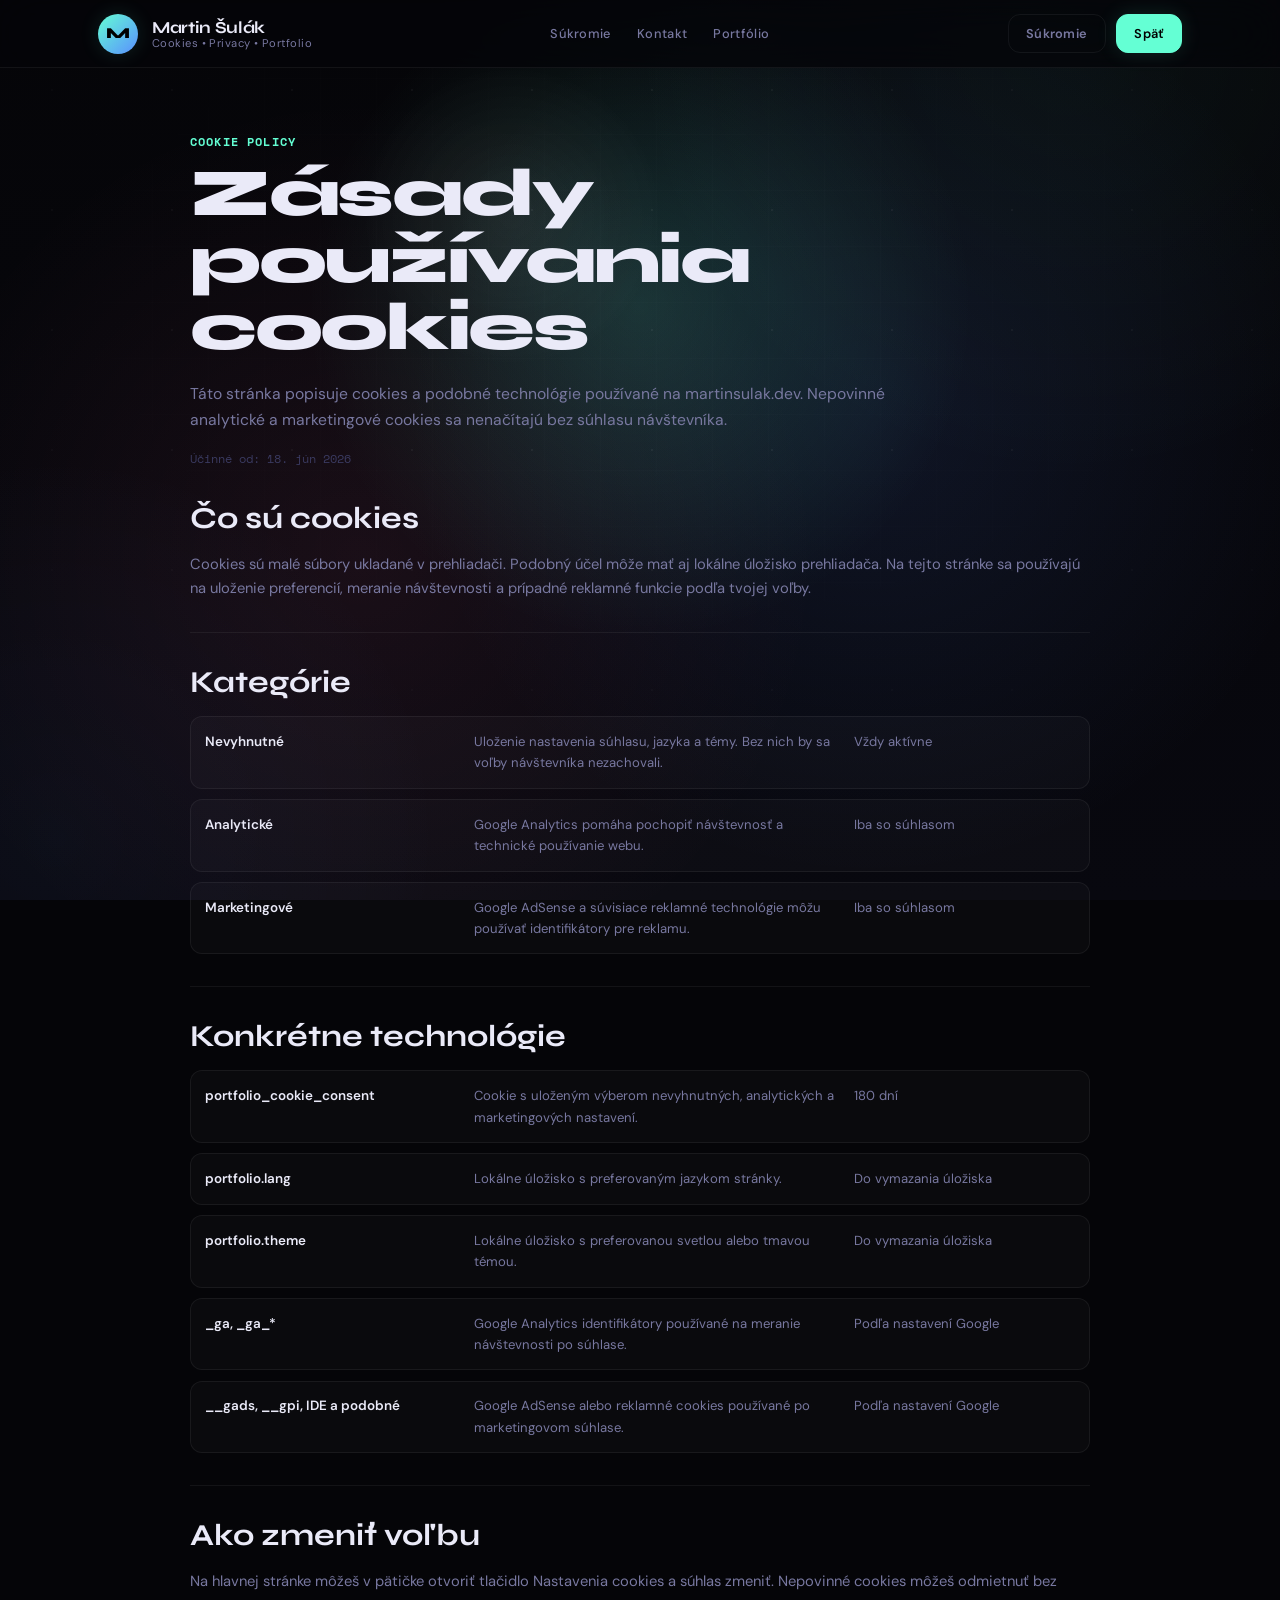
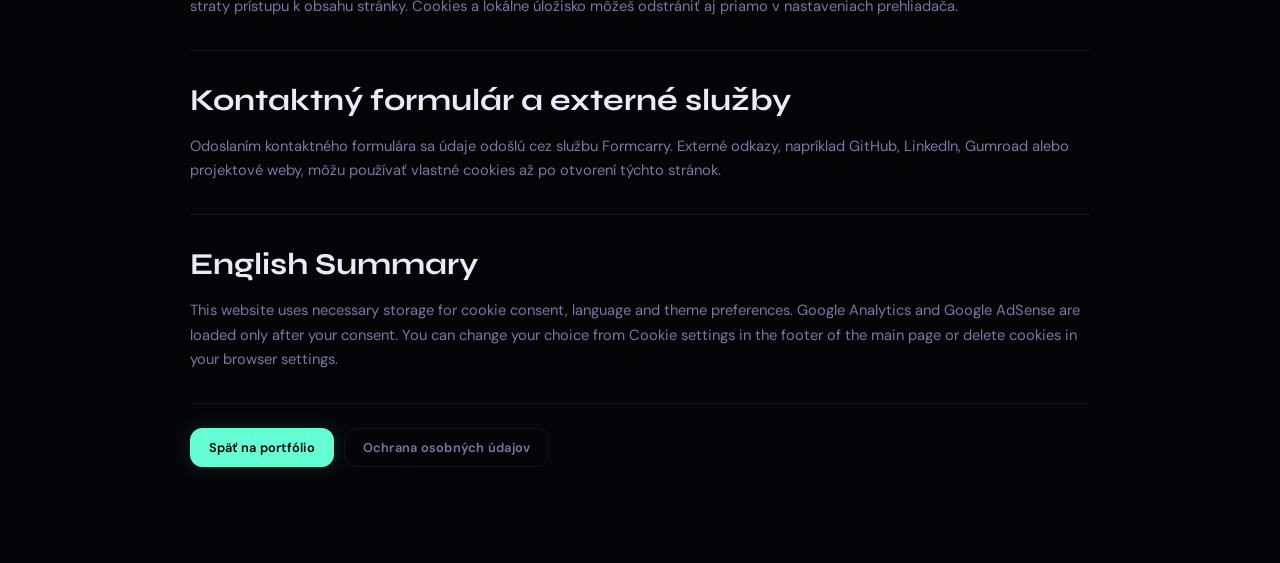
<file: cookies.html>
<!doctype html>
<html lang="sk" data-theme="dark">
<head>
  <meta charset="utf-8" />
  <meta name="viewport" content="width=device-width, initial-scale=1" />
  <title>Zásady používania cookies | Martin Šulák</title>
  <meta name="description" content="Prehľad cookies a podobných technológií používaných na martinsulak.dev vrátane nevyhnutných, analytických a marketingových cookies." />
  <meta name="robots" content="index, follow" />
  <link rel="canonical" href="https://martinsulak.dev/cookies.html" />
  <link rel="icon" type="image/svg+xml" href="favicon.svg">
  <link rel="stylesheet" href="style.css">
</head>

<body>
  <div class="site-backdrop" aria-hidden="true"></div>
  <header class="topbar" role="banner">
    <div class="wrap topbar-inner">
      <a class="brand" href="index.html#obsah" aria-label="Martin Šulák portfolio">
        <div class="avatar" aria-hidden="true">M</div>
        <div class="brand-text">
          <div class="name">Martin Šulák</div>
          <div class="role">Cookies • Privacy • Portfolio</div>
        </div>
      </a>

      <nav class="nav" aria-label="Právna navigácia">
        <a href="privacy.html">Súkromie</a>
        <a href="index.html#kontakt">Kontakt</a>
        <a href="index.html">Portfólio</a>
      </nav>

      <div class="actions">
        <a class="btn ghost" href="privacy.html">Súkromie</a>
        <a class="btn" href="index.html">Späť</a>
      </div>
    </div>
  </header>

  <main class="legal-main">
    <div class="wrap">
      <article class="legal-doc">
        <p class="legal-eyebrow">Cookie policy</p>
        <h1>Zásady používania cookies</h1>
        <p class="legal-lead">
          Táto stránka popisuje cookies a podobné technológie používané na martinsulak.dev. Nepovinné analytické a marketingové cookies sa nenačítajú bez súhlasu návštevníka.
        </p>
        <p class="legal-meta">Účinné od: 18. jún 2026</p>

        <section class="legal-section">
          <h2>Čo sú cookies</h2>
          <p>
            Cookies sú malé súbory ukladané v prehliadači. Podobný účel môže mať aj lokálne úložisko prehliadača. Na tejto stránke sa používajú na uloženie preferencií, meranie návštevnosti a prípadné reklamné funkcie podľa tvojej voľby.
          </p>
        </section>

        <section class="legal-section">
          <h2>Kategórie</h2>
          <div class="legal-table">
            <div class="legal-row">
              <strong>Nevyhnutné</strong>
              <span>Uloženie nastavenia súhlasu, jazyka a témy. Bez nich by sa voľby návštevníka nezachovali.</span>
              <span>Vždy aktívne</span>
            </div>
            <div class="legal-row">
              <strong>Analytické</strong>
              <span>Google Analytics pomáha pochopiť návštevnosť a technické používanie webu.</span>
              <span>Iba so súhlasom</span>
            </div>
            <div class="legal-row">
              <strong>Marketingové</strong>
              <span>Google AdSense a súvisiace reklamné technológie môžu používať identifikátory pre reklamu.</span>
              <span>Iba so súhlasom</span>
            </div>
          </div>
        </section>

        <section class="legal-section">
          <h2>Konkrétne technológie</h2>
          <div class="legal-table">
            <div class="legal-row">
              <strong>portfolio_cookie_consent</strong>
              <span>Cookie s uloženým výberom nevyhnutných, analytických a marketingových nastavení.</span>
              <span>180 dní</span>
            </div>
            <div class="legal-row">
              <strong>portfolio.lang</strong>
              <span>Lokálne úložisko s preferovaným jazykom stránky.</span>
              <span>Do vymazania úložiska</span>
            </div>
            <div class="legal-row">
              <strong>portfolio.theme</strong>
              <span>Lokálne úložisko s preferovanou svetlou alebo tmavou témou.</span>
              <span>Do vymazania úložiska</span>
            </div>
            <div class="legal-row">
              <strong>_ga, _ga_*</strong>
              <span>Google Analytics identifikátory používané na meranie návštevnosti po súhlase.</span>
              <span>Podľa nastavení Google</span>
            </div>
            <div class="legal-row">
              <strong>__gads, __gpi, IDE a podobné</strong>
              <span>Google AdSense alebo reklamné cookies používané po marketingovom súhlase.</span>
              <span>Podľa nastavení Google</span>
            </div>
          </div>
        </section>

        <section class="legal-section">
          <h2>Ako zmeniť voľbu</h2>
          <p>
            Na hlavnej stránke môžeš v pätičke otvoriť tlačidlo Nastavenia cookies a súhlas zmeniť. Nepovinné cookies môžeš odmietnuť bez straty prístupu k obsahu stránky. Cookies a lokálne úložisko môžeš odstrániť aj priamo v nastaveniach prehliadača.
          </p>
        </section>

        <section class="legal-section">
          <h2>Kontaktný formulár a externé služby</h2>
          <p>
            Odoslaním kontaktného formulára sa údaje odošlú cez službu Formcarry. Externé odkazy, napríklad GitHub, LinkedIn, Gumroad alebo projektové weby, môžu používať vlastné cookies až po otvorení týchto stránok.
          </p>
        </section>

        <section class="legal-section" lang="en">
          <h2>English Summary</h2>
          <p>
            This website uses necessary storage for cookie consent, language and theme preferences. Google Analytics and Google AdSense are loaded only after your consent. You can change your choice from Cookie settings in the footer of the main page or delete cookies in your browser settings.
          </p>
        </section>

        <div class="legal-actions">
          <a class="btn" href="index.html">Späť na portfólio</a>
          <a class="btn ghost" href="privacy.html">Ochrana osobných údajov</a>
        </div>
      </article>
    </div>
  </main>
</body>
</html>
</file>
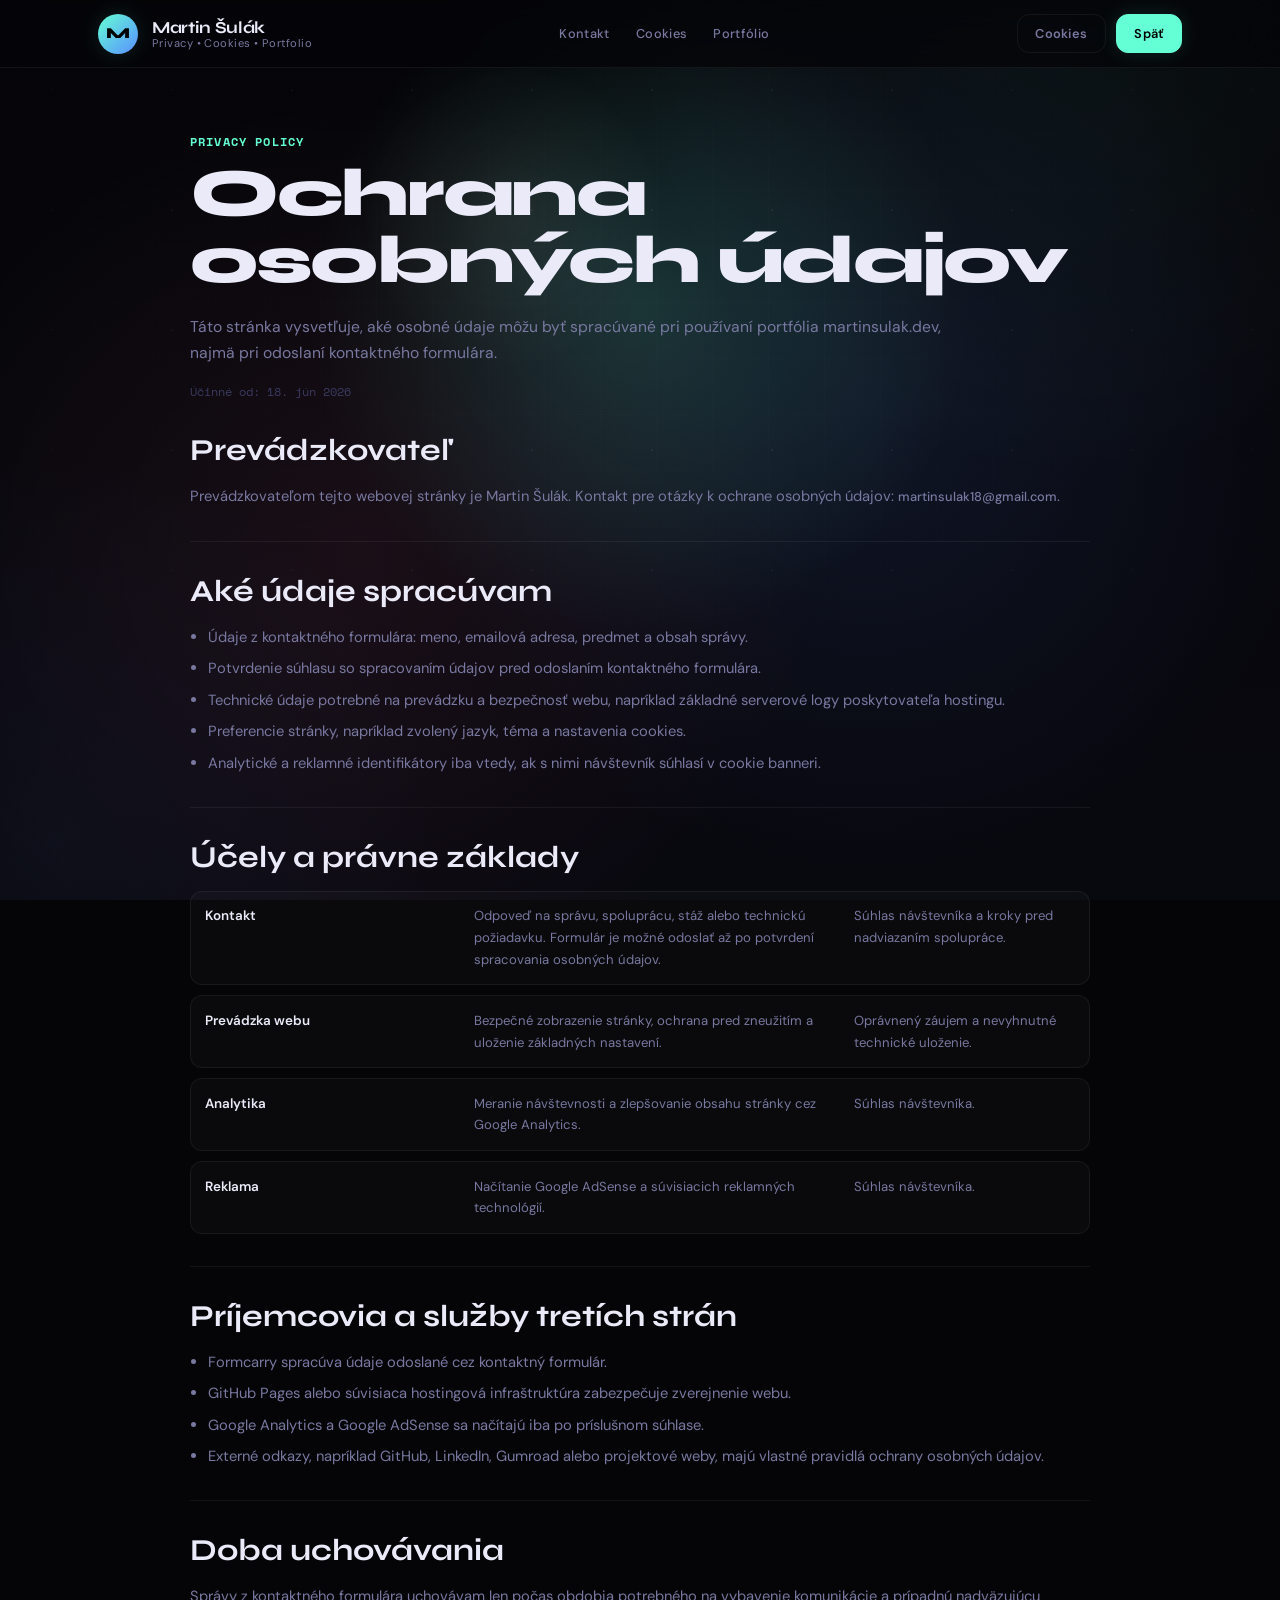
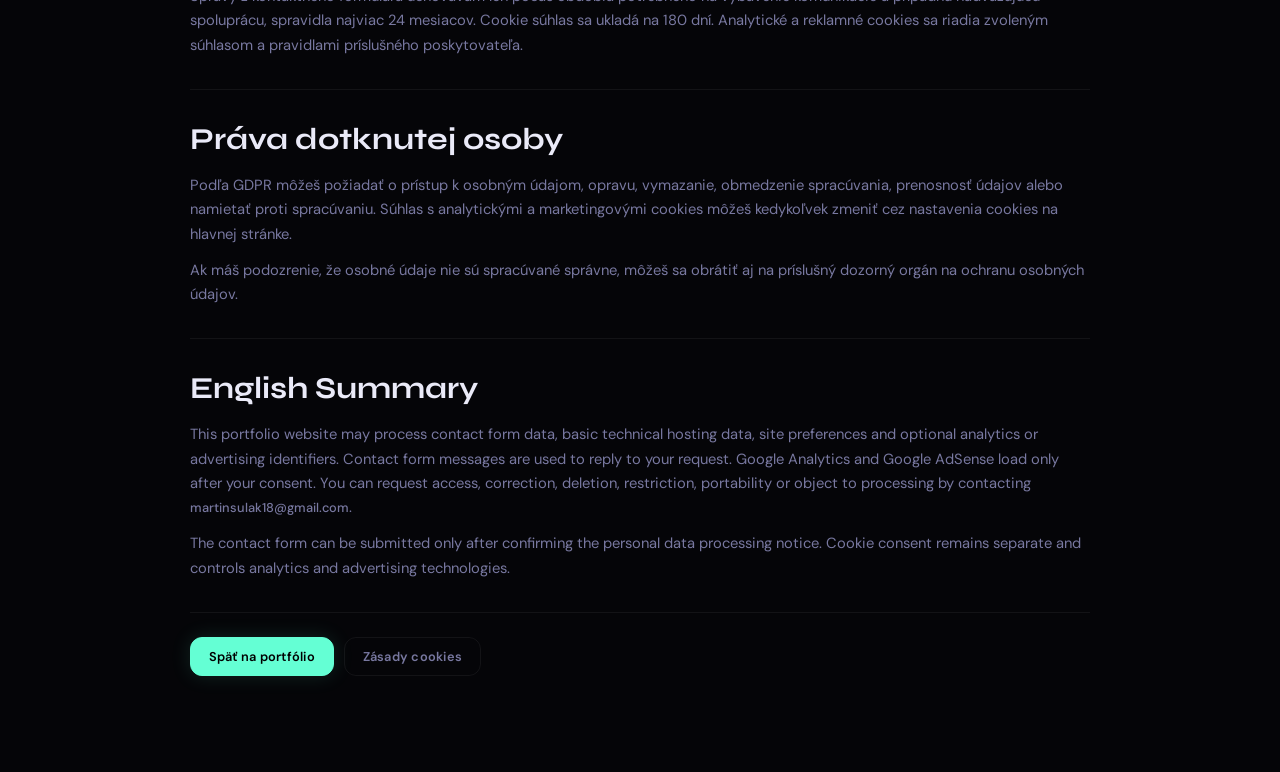
<file: privacy.html>
<!doctype html>
<html lang="sk" data-theme="dark">
<head>
  <meta charset="utf-8" />
  <meta name="viewport" content="width=device-width, initial-scale=1" />
  <title>Ochrana osobných údajov | Martin Šulák</title>
  <meta name="description" content="Informácie o spracúvaní osobných údajov na stránke martinsulak.dev, vrátane kontaktného formulára, analytiky a cookies." />
  <meta name="robots" content="index, follow" />
  <link rel="canonical" href="https://martinsulak.dev/privacy.html" />
  <link rel="icon" type="image/svg+xml" href="favicon.svg">
  <link rel="stylesheet" href="style.css">
</head>

<body>
  <div class="site-backdrop" aria-hidden="true"></div>
  <header class="topbar" role="banner">
    <div class="wrap topbar-inner">
      <a class="brand" href="index.html#obsah" aria-label="Martin Šulák portfolio">
        <div class="avatar" aria-hidden="true">M</div>
        <div class="brand-text">
          <div class="name">Martin Šulák</div>
          <div class="role">Privacy • Cookies • Portfolio</div>
        </div>
      </a>

      <nav class="nav" aria-label="Právna navigácia">
        <a href="index.html#kontakt">Kontakt</a>
        <a href="cookies.html">Cookies</a>
        <a href="index.html">Portfólio</a>
      </nav>

      <div class="actions">
        <a class="btn ghost" href="cookies.html">Cookies</a>
        <a class="btn" href="index.html">Späť</a>
      </div>
    </div>
  </header>

  <main class="legal-main">
    <div class="wrap">
      <article class="legal-doc">
        <p class="legal-eyebrow">Privacy policy</p>
        <h1>Ochrana osobných údajov</h1>
        <p class="legal-lead">
          Táto stránka vysvetľuje, aké osobné údaje môžu byť spracúvané pri používaní portfólia martinsulak.dev, najmä pri odoslaní kontaktného formulára.
        </p>
        <p class="legal-meta">Účinné od: 18. jún 2026</p>

        <section class="legal-section">
          <h2>Prevádzkovateľ</h2>
          <p>
            Prevádzkovateľom tejto webovej stránky je Martin Šulák. Kontakt pre otázky k ochrane osobných údajov: <a class="link" href="mailto:martinsulak18@gmail.com">martinsulak18@gmail.com</a>.
          </p>
        </section>

        <section class="legal-section">
          <h2>Aké údaje spracúvam</h2>
          <ul>
            <li>Údaje z kontaktného formulára: meno, emailová adresa, predmet a obsah správy.</li>
            <li>Potvrdenie súhlasu so spracovaním údajov pred odoslaním kontaktného formulára.</li>
            <li>Technické údaje potrebné na prevádzku a bezpečnosť webu, napríklad základné serverové logy poskytovateľa hostingu.</li>
            <li>Preferencie stránky, napríklad zvolený jazyk, téma a nastavenia cookies.</li>
            <li>Analytické a reklamné identifikátory iba vtedy, ak s nimi návštevník súhlasí v cookie banneri.</li>
          </ul>
        </section>

        <section class="legal-section">
          <h2>Účely a právne základy</h2>
          <div class="legal-table">
            <div class="legal-row">
              <strong>Kontakt</strong>
              <span>Odpoveď na správu, spoluprácu, stáž alebo technickú požiadavku. Formulár je možné odoslať až po potvrdení spracovania osobných údajov.</span>
              <span>Súhlas návštevníka a kroky pred nadviazaním spolupráce.</span>
            </div>
            <div class="legal-row">
              <strong>Prevádzka webu</strong>
              <span>Bezpečné zobrazenie stránky, ochrana pred zneužitím a uloženie základných nastavení.</span>
              <span>Oprávnený záujem a nevyhnutné technické uloženie.</span>
            </div>
            <div class="legal-row">
              <strong>Analytika</strong>
              <span>Meranie návštevnosti a zlepšovanie obsahu stránky cez Google Analytics.</span>
              <span>Súhlas návštevníka.</span>
            </div>
            <div class="legal-row">
              <strong>Reklama</strong>
              <span>Načítanie Google AdSense a súvisiacich reklamných technológií.</span>
              <span>Súhlas návštevníka.</span>
            </div>
          </div>
        </section>

        <section class="legal-section">
          <h2>Príjemcovia a služby tretích strán</h2>
          <ul>
            <li>Formcarry spracúva údaje odoslané cez kontaktný formulár.</li>
            <li>GitHub Pages alebo súvisiaca hostingová infraštruktúra zabezpečuje zverejnenie webu.</li>
            <li>Google Analytics a Google AdSense sa načítajú iba po príslušnom súhlase.</li>
            <li>Externé odkazy, napríklad GitHub, LinkedIn, Gumroad alebo projektové weby, majú vlastné pravidlá ochrany osobných údajov.</li>
          </ul>
        </section>

        <section class="legal-section">
          <h2>Doba uchovávania</h2>
          <p>
            Správy z kontaktného formulára uchovávam len počas obdobia potrebného na vybavenie komunikácie a prípadnú nadväzujúcu spoluprácu, spravidla najviac 24 mesiacov. Cookie súhlas sa ukladá na 180 dní. Analytické a reklamné cookies sa riadia zvoleným súhlasom a pravidlami príslušného poskytovateľa.
          </p>
        </section>

        <section class="legal-section">
          <h2>Práva dotknutej osoby</h2>
          <p>
            Podľa GDPR môžeš požiadať o prístup k osobným údajom, opravu, vymazanie, obmedzenie spracúvania, prenosnosť údajov alebo namietať proti spracúvaniu. Súhlas s analytickými a marketingovými cookies môžeš kedykoľvek zmeniť cez nastavenia cookies na hlavnej stránke.
          </p>
          <p>
            Ak máš podozrenie, že osobné údaje nie sú spracúvané správne, môžeš sa obrátiť aj na príslušný dozorný orgán na ochranu osobných údajov.
          </p>
        </section>

        <section class="legal-section" lang="en">
          <h2>English Summary</h2>
          <p>
            This portfolio website may process contact form data, basic technical hosting data, site preferences and optional analytics or advertising identifiers. Contact form messages are used to reply to your request. Google Analytics and Google AdSense load only after your consent. You can request access, correction, deletion, restriction, portability or object to processing by contacting <a class="link" href="mailto:martinsulak18@gmail.com">martinsulak18@gmail.com</a>.
          </p>
          <p>
            The contact form can be submitted only after confirming the personal data processing notice. Cookie consent remains separate and controls analytics and advertising technologies.
          </p>
        </section>

        <div class="legal-actions">
          <a class="btn" href="index.html">Späť na portfólio</a>
          <a class="btn ghost" href="cookies.html">Zásady cookies</a>
        </div>
      </article>
    </div>
  </main>
</body>
</html>
</file>
<file: style.css>
@font-face {
  font-family: 'DM Sans';
  font-style: normal;
  font-weight: 400 600;
  font-display: swap;
  src: url('assets/fonts/dm-sans-latin-ext.woff2') format('woff2');
  unicode-range: U+0100-02BA, U+02BD-02C5, U+02C7-02CC, U+02CE-02D7, U+02DD-02FF, U+0304, U+0308, U+0329, U+1D00-1DBF, U+1E00-1E9F, U+1EF2-1EFF, U+2020, U+20A0-20AB, U+20AD-20C0, U+2113, U+2C60-2C7F, U+A720-A7FF;
}

@font-face {
  font-family: 'DM Sans';
  font-style: normal;
  font-weight: 400 600;
  font-display: swap;
  src: url('assets/fonts/dm-sans-latin.woff2') format('woff2');
  unicode-range: U+0000-00FF, U+0131, U+0152-0153, U+02BB-02BC, U+02C6, U+02DA, U+02DC, U+0304, U+0308, U+0329, U+2000-206F, U+20AC, U+2122, U+2191, U+2193, U+2212, U+2215, U+FEFF, U+FFFD;
}

@font-face {
  font-family: 'Space Mono';
  font-style: normal;
  font-weight: 400;
  font-display: swap;
  src: url('assets/fonts/space-mono-400-latin-ext.woff2') format('woff2');
  unicode-range: U+0100-02BA, U+02BD-02C5, U+02C7-02CC, U+02CE-02D7, U+02DD-02FF, U+0304, U+0308, U+0329, U+1D00-1DBF, U+1E00-1E9F, U+1EF2-1EFF, U+2020, U+20A0-20AB, U+20AD-20C0, U+2113, U+2C60-2C7F, U+A720-A7FF;
}

@font-face {
  font-family: 'Space Mono';
  font-style: normal;
  font-weight: 400;
  font-display: swap;
  src: url('assets/fonts/space-mono-400-latin.woff2') format('woff2');
  unicode-range: U+0000-00FF, U+0131, U+0152-0153, U+02BB-02BC, U+02C6, U+02DA, U+02DC, U+0304, U+0308, U+0329, U+2000-206F, U+20AC, U+2122, U+2191, U+2193, U+2212, U+2215, U+FEFF, U+FFFD;
}

@font-face {
  font-family: 'Space Mono';
  font-style: normal;
  font-weight: 700;
  font-display: swap;
  src: url('assets/fonts/space-mono-700-latin-ext.woff2') format('woff2');
  unicode-range: U+0100-02BA, U+02BD-02C5, U+02C7-02CC, U+02CE-02D7, U+02DD-02FF, U+0304, U+0308, U+0329, U+1D00-1DBF, U+1E00-1E9F, U+1EF2-1EFF, U+2020, U+20A0-20AB, U+20AD-20C0, U+2113, U+2C60-2C7F, U+A720-A7FF;
}

@font-face {
  font-family: 'Space Mono';
  font-style: normal;
  font-weight: 700;
  font-display: swap;
  src: url('assets/fonts/space-mono-700-latin.woff2') format('woff2');
  unicode-range: U+0000-00FF, U+0131, U+0152-0153, U+02BB-02BC, U+02C6, U+02DA, U+02DC, U+0304, U+0308, U+0329, U+2000-206F, U+20AC, U+2122, U+2191, U+2193, U+2212, U+2215, U+FEFF, U+FFFD;
}

@font-face {
  font-family: 'Syne';
  font-style: normal;
  font-weight: 700 800;
  font-display: swap;
  src: url('assets/fonts/syne-latin-ext.woff2') format('woff2');
  unicode-range: U+0100-02BA, U+02BD-02C5, U+02C7-02CC, U+02CE-02D7, U+02DD-02FF, U+0304, U+0308, U+0329, U+1D00-1DBF, U+1E00-1E9F, U+1EF2-1EFF, U+2020, U+20A0-20AB, U+20AD-20C0, U+2113, U+2C60-2C7F, U+A720-A7FF;
}

@font-face {
  font-family: 'Syne';
  font-style: normal;
  font-weight: 700 800;
  font-display: swap;
  src: url('assets/fonts/syne-latin.woff2') format('woff2');
  unicode-range: U+0000-00FF, U+0131, U+0152-0153, U+02BB-02BC, U+02C6, U+02DA, U+02DC, U+0304, U+0308, U+0329, U+2000-206F, U+20AC, U+2122, U+2191, U+2193, U+2212, U+2215, U+FEFF, U+FFFD;
}

:root {
  --bg:          #050508;
  --bg2:         #08080f;
  --surf:        #0d0d18;
  --surf2:       #121220;
  --border:      rgba(255,255,255,0.06);
  --border-h:    rgba(100,255,210,0.22);

  --accent:      #64ffd4;
  --accent2:     #5a8fff;
  --accent3:     #ff6b9d;
  --glow:        rgba(100,255,212,0.13);
  --glow2:       rgba(90,143,255,0.10);

  --txt:         #eaeaf8;
  --txt2:        #7878a0;
  --txt3:        #3a3a60;

  --f-head: 'Syne', sans-serif;
  --f-body: 'DM Sans', sans-serif;
  --f-mono: 'Space Mono', monospace;

  --s3:  0.75rem;
  --s4:  1rem;
  --s5:  1.25rem;
  --s6:  1.5rem;
  --s8:  2rem;
  --s10: 2.5rem;
  --s12: 3rem;
  --s16: 4rem;
  --s20: 5rem;
  --s24: 6rem;

  --r-sm: 6px;
  --r-md: 12px;
  --r-lg: 18px;
  --r-xl: 26px;

  --ease: cubic-bezier(0.16, 1, 0.3, 1);

  --sh:       0 0 0 1px var(--border), 0 4px 32px rgba(0,0,0,0.55);
  --sh-hover: 0 0 0 1px var(--border-h), 0 8px 48px rgba(100,255,212,0.07), 0 24px 80px rgba(0,0,0,0.65);

  --max-w: 1180px;
  --bar-h: 68px;
  --pointer-x: 50vw;
  --pointer-y: 34vh;
  --bg-x: 0px;
  --bg-y: 0px;
  --bg-x-inverse: 0px;
  --bg-y-inverse: 0px;
  --scroll-shift: 0px;
}

[data-theme="light"], html.light, body.light {
  --bg:       #f4f4fc;
  --bg2:      #eeeef8;
  --surf:     #ffffff;
  --surf2:    #f0f0fa;
  --border:   rgba(0,0,0,0.07);
  --border-h: rgba(0,60,200,0.22);

  --accent:   #0040c8;
  --accent2:  #7000cc;
  --accent3:  #d0005a;
  --glow:     rgba(0,64,200,0.09);
  --glow2:    rgba(112,0,204,0.07);

  --txt:      #0c0c1e;
  --txt2:     #44446a;
  --txt3:     #9898bb;

  --sh:       0 0 0 1px var(--border), 0 2px 20px rgba(0,0,0,0.06);
  --sh-hover: 0 0 0 1px var(--border-h), 0 8px 40px rgba(0,64,200,0.07), 0 16px 48px rgba(0,0,0,0.06);
}

*, *::before, *::after {
  box-sizing: border-box;
  margin: 0;
  padding: 0;
}

html {
  background: var(--bg);
  scroll-behavior: smooth;
}

body {
  position: relative;
  min-height: 100vh;
  background: transparent;
  color: var(--txt);
  font-family: var(--f-body);
  font-size: 1rem;
  line-height: 1.65;
  -webkit-font-smoothing: antialiased;
  -moz-osx-font-smoothing: grayscale;
  overflow-x: hidden;
}

.site-backdrop {
  position: fixed;
  inset: 0;
  z-index: 0;
  overflow: hidden;
  pointer-events: none;
  background:
    radial-gradient(520px circle at var(--pointer-x) var(--pointer-y), rgba(100,255,212,0.16), transparent 64%),
    radial-gradient(680px circle at calc(var(--pointer-x) + 18vw) calc(var(--pointer-y) + 12vh), rgba(90,143,255,0.11), transparent 68%),
    radial-gradient(640px circle at calc(var(--pointer-x) - 22vw) calc(var(--pointer-y) + 28vh), rgba(255,107,157,0.08), transparent 72%),
    linear-gradient(180deg, var(--bg), var(--bg2));
}

.site-backdrop::before,
.site-backdrop::after {
  content: '';
  position: absolute;
  inset: -10%;
  pointer-events: none;
}

.site-backdrop::before {
  background:
    linear-gradient(rgba(255,255,255,0.035) 1px, transparent 1px),
    linear-gradient(90deg, rgba(255,255,255,0.035) 1px, transparent 1px),
    radial-gradient(circle at center, rgba(255,255,255,0.16) 1px, transparent 1.5px);
  background-size: 56px 56px, 56px 56px, 120px 120px;
  mask-image: radial-gradient(ellipse 82% 70% at 50% 36%, #000 20%, transparent 78%);
  -webkit-mask-image: radial-gradient(ellipse 82% 70% at 50% 36%, #000 20%, transparent 78%);
  opacity: .34;
  transform: translate3d(var(--bg-x), calc(var(--bg-y) + var(--scroll-shift)), 0);
  transition: transform .18s linear;
}

.site-backdrop::after {
  background:
    radial-gradient(240px circle at var(--pointer-x) var(--pointer-y), rgba(255,255,255,0.11), transparent 62%),
    radial-gradient(620px circle at 78% 12%, rgba(100,255,212,0.08), transparent 70%),
    radial-gradient(560px circle at 12% 86%, rgba(90,143,255,0.08), transparent 68%);
  mix-blend-mode: screen;
  opacity: .56;
  transform: translate3d(var(--bg-x-inverse), var(--bg-y-inverse), 0);
  transition: opacity .3s var(--ease), transform .18s linear;
}

html.bg-active .site-backdrop::after {
  opacity: .82;
}

[data-theme="light"] .site-backdrop {
  background:
    radial-gradient(520px circle at var(--pointer-x) var(--pointer-y), rgba(0,64,200,0.12), transparent 64%),
    radial-gradient(680px circle at calc(var(--pointer-x) + 18vw) calc(var(--pointer-y) + 12vh), rgba(112,0,204,0.08), transparent 68%),
    radial-gradient(640px circle at calc(var(--pointer-x) - 22vw) calc(var(--pointer-y) + 28vh), rgba(208,0,90,0.06), transparent 72%),
    linear-gradient(180deg, var(--bg), var(--bg2));
}

[data-theme="light"] .site-backdrop::before {
  background:
    linear-gradient(rgba(0,0,0,0.04) 1px, transparent 1px),
    linear-gradient(90deg, rgba(0,0,0,0.04) 1px, transparent 1px),
    radial-gradient(circle at center, rgba(0,0,0,0.12) 1px, transparent 1.5px);
}

main {
  position: relative;
  z-index: 1;
}

img {
  display: block;
  max-width: 100%;
}

a {
  color: inherit;
  text-decoration: none;
}

ul {
  list-style: none;
}

button {
  font-family: inherit;
  cursor: pointer;
  border: none;
  background: none;
}

input,
textarea,
select {
  font-family: inherit;
  color: inherit;
}

:focus-visible {
  outline: 2px solid var(--accent);
  outline-offset: 3px;
  border-radius: var(--r-sm);
}

.skip {
  position: fixed;
  top: -100%;
  left: var(--s4);
  z-index: 9999;
  background: var(--accent);
  color: #000;
  padding: .75rem 1.25rem;
  border-radius: 0 0 var(--r-md) var(--r-md);
  font-weight: 700;
  font-size: .85rem;
  transition: top .2s;
}

.skip:focus {
  top: 0;
}

@media (prefers-reduced-motion: reduce) {
  *, *::before, *::after {
    animation-duration: .01ms !important;
    transition-duration: .01ms !important;
    animation-iteration-count: 1 !important;
  }

  .reveal {
    opacity: 1 !important;
    transform: none !important;
  }

  html {
    scroll-behavior: auto;
  }
}

.reveal {
  opacity: 0;
  transform: translateY(30px);
  transition: opacity .75s var(--ease), transform .75s var(--ease);
}

.reveal.visible {
  opacity: 1;
  transform: none;
}

.rv1 { transition-delay: .08s; }
.rv2 { transition-delay: .16s; }
.rv3 { transition-delay: .24s; }
.rv4 { transition-delay: .32s; }

.wrap {
  max-width: var(--max-w);
  margin-inline: auto;
  padding-inline: clamp(1rem, 5vw, 3rem);
}

.grid {
  display: grid;
  gap: var(--s6);
}

.grid.two {
  grid-template-columns: repeat(2, 1fr);
}

.grid.three {
  grid-template-columns: repeat(3, 1fr);
}

.topbar {
  position: fixed;
  inset: 0 0 auto;
  height: var(--bar-h);
  z-index: 200;
  background: rgba(5,5,8,.75);
  backdrop-filter: blur(24px) saturate(1.5);
  -webkit-backdrop-filter: blur(24px) saturate(1.5);
  border-bottom: 1px solid var(--border);
  transition: border-color .4s, background .4s;
}

[data-theme="light"] .topbar,
html.light .topbar {
  background: rgba(244,244,252,.85);
}

.topbar.scrolled {
  border-bottom-color: rgba(100,255,212,0.1);
}

.topbar-inner {
  height: 100%;
  display: flex;
  align-items: center;
  gap: var(--s6);
}

.brand {
  display: flex;
  align-items: center;
  gap: .875rem;
  flex-shrink: 0;
  color: inherit;
}

.avatar {
  width: 40px;
  height: 40px;
  border-radius: 50%;
  background: linear-gradient(135deg, var(--accent) 0%, var(--accent2) 100%);
  display: grid;
  place-items: center;
  font-family: var(--f-head);
  font-weight: 800;
  font-size: .95rem;
  color: #000;
  flex-shrink: 0;
  box-shadow: 0 0 20px var(--glow);
  transition: box-shadow .3s;
}

.avatar:hover {
  box-shadow: 0 0 32px var(--glow), 0 0 0 2px var(--accent);
}

.brand-text .name {
  font-family: var(--f-head);
  font-weight: 700;
  font-size: 1.05rem;
  letter-spacing: -.02em;
  line-height: 1.2;
}

.brand-text .role {
  font-size: .7rem;
  color: var(--txt2);
  letter-spacing: .04em;
  line-height: 1;
}

.nav {
  display: flex;
  align-items: center;
  margin-inline: auto;
}

.nav a {
  padding: .38rem .82rem;
  font-size: .8rem;
  font-weight: 500;
  color: var(--txt2);
  letter-spacing: .025em;
  border-radius: var(--r-sm);
  transition: color .2s, background .2s;
  position: relative;
  white-space: nowrap;
}

.nav a::after {
  content: '';
  position: absolute;
  bottom: 0;
  left: 50%;
  right: 50%;
  height: 1.5px;
  border-radius: 2px;
  background: var(--accent);
  transition: left .25s var(--ease), right .25s var(--ease);
}

.nav a:hover {
  color: var(--txt);
  background: rgba(255,255,255,0.04);
}

.nav a:hover::after {
  left: .82rem;
  right: .82rem;
}

.actions {
  display: flex;
  align-items: center;
  gap: .625rem;
  flex-shrink: 0;
}

.btn {
  display: inline-flex;
  align-items: center;
  justify-content: center;
  gap: .45rem;
  padding: .5rem 1.1rem;
  border-radius: var(--r-md);
  border: 1px solid transparent;
  font-size: .8rem;
  font-weight: 600;
  letter-spacing: .02em;
  cursor: pointer;
  white-space: nowrap;
  transition: all .28s var(--ease);
  position: relative;
  overflow: hidden;
}

.btn::after {
  content: '';
  position: absolute;
  inset: 0;
  background: linear-gradient(105deg, transparent 30%, rgba(255,255,255,0.14) 50%, transparent 70%);
  transform: translateX(-130%);
  transition: transform .6s var(--ease);
}

.btn:hover::after {
  transform: translateX(130%);
}

.btn:not(.ghost) {
  background: var(--accent);
  color: #000;
  border-color: var(--accent);
  box-shadow: 0 0 20px var(--glow);
}

.btn:not(.ghost):hover {
  transform: translateY(-1px);
  box-shadow: 0 4px 32px var(--glow), 0 0 0 1px var(--accent);
}

.btn:not(.ghost):active {
  transform: none;
}

.btn.ghost {
  background: transparent;
  color: var(--txt2);
  border-color: var(--border);
}

.btn.ghost:hover {
  color: var(--txt);
  border-color: var(--border-h);
  background: rgba(100,255,212,0.04);
}

.nav-toggle {
  display: none;
  flex-direction: column;
  justify-content: center;
  gap: 5px;
  padding: .5rem;
  color: var(--txt2);
  background: none;
  border: 1px solid var(--border);
  border-radius: var(--r-sm);
  cursor: pointer;
  transition: border-color .2s, color .2s;
}

.nav-toggle span {
  display: block;
  width: 18px;
  height: 1.5px;
  background: currentColor;
  border-radius: 2px;
  transition: transform .25s, opacity .25s;
  transform-origin: center;
}

.nav-toggle[aria-expanded="true"] span:nth-child(1) {
  transform: translateY(6.5px) rotate(45deg);
}

.nav-toggle[aria-expanded="true"] span:nth-child(2) {
  opacity: 0;
  transform: scaleX(0);
}

.nav-toggle[aria-expanded="true"] span:nth-child(3) {
  transform: translateY(-6.5px) rotate(-45deg);
}

.nav-toggle:hover {
  color: var(--txt);
  border-color: var(--border-h);
}

.hero {
  position: relative;
  min-height: clamp(640px, 86dvh, 860px);
  display: flex;
  align-items: center;
  padding-top: var(--bar-h);
  overflow: hidden;
  isolation: isolate;
}

.hero::before {
  display: none;
}

.hero .bg {
  display: none;
}

.hero .bg::before,
.hero .bg::after {
  content: '';
  position: absolute;
  border-radius: 50%;
  filter: blur(80px);
}

.hero .bg::before {
  width: 700px;
  height: 500px;
  top: -10%;
  right: -5%;
  background: radial-gradient(circle, var(--glow) 0%, transparent 65%);
  animation: orbFloat 10s ease-in-out infinite alternate;
}

.hero .bg::after {
  width: 400px;
  height: 400px;
  bottom: 5%;
  left: -8%;
  background: radial-gradient(circle, var(--glow2) 0%, transparent 65%);
  animation: orbFloat 14s 2s ease-in-out infinite alternate-reverse;
}

@keyframes orbFloat {
  from {
    transform: translate(0, 0) scale(1);
  }

  to {
    transform: translate(30px, -30px) scale(1.08);
  }
}

.hero-inner {
  position: relative;
  display: grid;
  grid-template-columns: minmax(0, 1fr) minmax(440px, 500px);
  gap: var(--s12);
  align-items: center;
  padding-block: clamp(3.5rem, 7vw, var(--s16));
  width: 100%;
  transform: translateY(-20px);
}

.hero-right {
  display: flex;
  flex-direction: column;
  gap: var(--s4);
  animation: heroFadeLeft .8s .15s var(--ease) both;
  width: 100%;
  max-width: 500px;
  min-width: 0;
}

.hero-left {
  display: flex;
  flex-direction: column;
  gap: var(--s6);
}

.pill {
  display: inline-flex;
  align-items: center;
  gap: .5rem;
  padding: .38rem .9rem;
  background: rgba(100,255,212,0.05);
  border: 1px solid rgba(100,255,212,0.16);
  border-radius: 100px;
  font-size: .72rem;
  font-weight: 600;
  letter-spacing: .06em;
  color: var(--accent);
  text-transform: uppercase;
  width: fit-content;
  animation: heroFadeUp .6s var(--ease) both;
}

.dot {
  width: 6px;
  height: 6px;
  border-radius: 50%;
  background: var(--accent);
  box-shadow: 0 0 10px var(--accent);
  animation: dotPulse 2.2s ease-in-out infinite;
}

@keyframes dotPulse {
  0%, 100% {
    opacity: 1;
    transform: scale(1);
  }

  50% {
    opacity: .5;
    transform: scale(.7);
  }
}

h1 {
  font-family: var(--f-head);
  font-size: clamp(3rem, 7.5vw, 5.8rem);
  font-weight: 800;
  line-height: 1.0;
  letter-spacing: -.035em;
  animation: heroFadeUp .7s .1s var(--ease) both;
}

h1 .grad {
  background: linear-gradient(135deg, var(--txt) 10%, var(--accent) 55%, var(--accent2) 100%);
  -webkit-background-clip: text;
  -webkit-text-fill-color: transparent;
  background-clip: text;
  display: inline-block;
}

h1 small {
  display: block;
  font-size: clamp(.9rem, 1.8vw, 1.2rem);
  font-weight: 400;
  letter-spacing: .005em;
  color: var(--txt2);
  margin-top: .5rem;
  -webkit-text-fill-color: var(--txt2);
  line-height: 1.4;
}

.lead {
  font-size: clamp(.92rem, 1.4vw, 1.06rem);
  color: var(--txt2);
  max-width: 54ch;
  line-height: 1.8;
  animation: heroFadeUp .7s .2s var(--ease) both;
}

.quick {
  display: flex;
  flex-wrap: wrap;
  gap: .625rem;
  animation: heroFadeUp .7s .3s var(--ease) both;
}

.chip {
  display: inline-flex;
  align-items: center;
  padding: .52rem 1.15rem;
  border: 1px solid var(--border);
  border-radius: 100px;
  font-size: .8rem;
  font-weight: 500;
  color: var(--txt2);
  background: rgba(255,255,255,0.02);
  transition: all .28s var(--ease);
}

.chip:hover {
  color: var(--accent);
  border-color: var(--border-h);
  background: var(--glow);
  transform: translateY(-2px);
}

.chip:first-child {
  background: var(--accent);
  color: #000;
  border-color: var(--accent);
  font-weight: 700;
  box-shadow: 0 0 20px var(--glow);
}

.chip:first-child:hover {
  box-shadow: 0 6px 28px var(--glow);
  transform: translateY(-2px);
}

.links {
  display: flex;
  align-items: center;
  gap: .875rem;
  animation: heroFadeUp .7s .4s var(--ease) both;
}

.link {
  font-size: .8rem;
  font-weight: 500;
  color: var(--txt2);
  transition: color .2s;
  display: inline-flex;
  align-items: center;
  gap: .3rem;
}

.link:hover {
  color: var(--accent);
}

.link.muted,
span.link.muted {
  color: var(--txt3);
  cursor: default;
}

span.link.muted:hover {
  color: var(--txt3);
}

.sep {
  color: var(--txt3);
  font-size: .6rem;
}



@keyframes heroFadeUp {
  from {
    opacity: 0;
    transform: translateY(22px);
  }

  to {
    opacity: 1;
    transform: none;
  }
}

@keyframes heroFadeLeft {
  from {
    opacity: 0;
    transform: translateX(28px);
  }

  to {
    opacity: 1;
    transform: none;
  }
}

.card.kpis {
  display: grid;
  grid-template-columns: repeat(3, minmax(0, 1fr));
  width: 100%;
  max-width: 100%;
  gap: 0;
  padding: 0;
  background: rgba(100,255,212,0.03);
  border-color: rgba(100,255,212,0.1);
  overflow: hidden;
}

.kpi {
  min-width: 0;
  max-width: 100%;
  text-align: center;
  padding: .9rem .5rem;
  position: relative;
  overflow: hidden;
}

.kpi:not(:last-child)::after {
  content: '';
  position: absolute;
  top: 22%;
  right: 0;
  bottom: 22%;
  width: 1px;
  background: var(--border);
}

.kpi-num {
  font-family: var(--f-head);
  font-size: clamp(.95rem, 1.6vw, 1.25rem);
  font-weight: 800;
  letter-spacing: -.02em;
  color: var(--accent);
  line-height: 1.05;
  text-shadow: 0 0 22px var(--glow);

  white-space: nowrap;
  overflow: hidden;
  text-overflow: ellipsis;
}

.kpi-label {
  font-size: .58rem;
  color: var(--txt2);
  margin-top: .35rem;
  line-height: 1.25;
  letter-spacing: .015em;

  white-space: normal;
  overflow-wrap: break-word;
}

.mini {
  padding: var(--s5) var(--s6);
}

.mini h3 {
  font-size: .68rem;
  text-transform: uppercase;
  letter-spacing: .1em;
  color: var(--txt3);
  margin-bottom: var(--s4);
}

.card {
  background: var(--surf);
  border: 1px solid var(--border);
  border-radius: var(--r-lg);
  padding: var(--s6);
  box-shadow: var(--sh);
  transition: box-shadow .35s var(--ease), border-color .35s var(--ease), transform .35s var(--ease);
}

.card:hover {
  box-shadow: var(--sh-hover);
  border-color: var(--border-h);
  transform: translateY(-3px);
}

.section {
  padding-block: clamp(4rem, 8vw, 6.5rem);
  position: relative;
}

.section:nth-child(even) {
  background: transparent;
}

[data-theme="light"] .section:nth-child(even) {
  background: transparent;
}

.section::before {
  content: '';
  position: absolute;
  top: 0;
  left: 50%;
  transform: translateX(-50%);
  width: 100vw;
  height: 1px;
  background: linear-gradient(90deg, transparent, var(--border) 30%, var(--border) 70%, transparent);
}

.section-head {
  margin-bottom: var(--s12);
}

.section-head h2 {
  font-family: var(--f-head);
  font-size: clamp(2rem, 5vw, 3rem);
  font-weight: 800;
  letter-spacing: -.03em;
  line-height: 1.05;
  position: relative;
  display: inline-block;
}

.section-head h2::after {
  content: '';
  position: absolute;
  left: 0;
  bottom: -5px;
  width: 100%;
  height: 2.5px;
  border-radius: 2px;
  background: linear-gradient(90deg, var(--accent), var(--accent2), transparent 90%);
}

.section-head p {
  margin-top: .875rem;
  color: var(--txt2);
  max-width: 60ch;
  font-size: .95rem;
}

.section-head.row {
  display: flex;
  align-items: flex-start;
  justify-content: space-between;
  gap: var(--s8);
  flex-wrap: wrap;
}

.muted {
  color: var(--txt2);
  font-size: .875rem;
}

.tiny {
  font-size: .75rem;
}

.card h3,
.card .mini-title {
  font-family: var(--f-head);
  font-size: 1rem;
  font-weight: 700;
  letter-spacing: -.01em;
  margin-bottom: var(--s4);
}

.bullets {
  padding: 0;
}

.bullets li {
  display: flex;
  align-items: flex-start;
  gap: .55rem;
  padding: .4rem 0;
  font-size: .9rem;
  color: var(--txt2);
  border-bottom: 1px solid var(--border);
}

.bullets li:last-child {
  border-bottom: none;
}

.bullets li::before {
  content: '›';
  color: var(--accent);
  font-size: 1rem;
  line-height: 1.5;
  flex-shrink: 0;
  font-weight: 700;
}

.tags {
  display: flex;
  flex-wrap: wrap;
  gap: .45rem;
  margin-bottom: .875rem;
}

.tag {
  display: inline-flex;
  align-items: center;
  padding: .28rem .7rem;
  border: 1px solid var(--border);
  border-radius: 100px;
  font-size: .73rem;
  font-weight: 500;
  color: var(--txt2);
  letter-spacing: .02em;
  background: rgba(255,255,255,0.015);
  transition: all .2s var(--ease);
  cursor: default;
}

.tag:hover,
.tag.highlight {
  background: rgba(100,255,212,0.07);
  border-color: rgba(100,255,212,0.28);
  color: var(--accent);
  transform: translateY(-1px);
}

.tag.dim {
  opacity: .2;
  pointer-events: none;
}

.skill-controls {
  flex: 1;
  max-width: 380px;
}

.input {
  width: 100%;
  padding: .65rem 1rem;
  background: var(--surf2);
  border: 1px solid var(--border);
  border-radius: var(--r-md);
  color: var(--txt);
  font-size: .875rem;
  outline: none;
  transition: border-color .22s, box-shadow .22s;
}

.input:focus {
  border-color: var(--accent);
  box-shadow: 0 0 0 3px var(--glow);
}

.input::placeholder {
  color: var(--txt3);
}

.card.skill {
  position: relative;
  overflow: hidden;
}

.card.skill::before {
  content: '';
  position: absolute;
  top: 0;
  left: 0;
  right: 0;
  height: 2px;
  background: linear-gradient(90deg, var(--accent), var(--accent2));
  opacity: 0;
  transition: opacity .3s var(--ease);
}

.card.skill:hover::before {
  opacity: 1;
}

.card.project {
  display: flex;
  flex-direction: column;
  gap: var(--s4);
  position: relative;
  overflow: hidden;
}

.card.project::before {
  content: '';
  position: absolute;
  top: 0;
  left: 0;
  right: 0;
  height: 2px;
  opacity: 0;
  transition: opacity .3s var(--ease);
}

.card.project:hover::before {
  opacity: 1;
}

#projekty .card.project:nth-child(1)::before {
  background: linear-gradient(90deg, var(--accent), #00d4aa);
}

#projekty .card.project:nth-child(2)::before {
  background: linear-gradient(90deg, var(--accent), #00d4aa);
}

#projekty .card.project:nth-child(3)::before {
  background: linear-gradient(90deg, var(--accent2), #5a8fff);
}

#projekty .card.project:nth-child(4)::before {
  background: linear-gradient(90deg, var(--accent2), #5a8fff);
}

#projekty .card.project:nth-child(5)::before {
  background: linear-gradient(90deg, var(--accent2), #5a8fff);
}

#projekty .card.project:nth-child(6)::before {
  background: linear-gradient(90deg, var(--accent3));
}

#projekty .card.project:nth-child(7)::before {
  background: linear-gradient(90deg, #c084fc, #9d4edd);
}

#projekty .card.project:nth-child(8)::before {
  background: linear-gradient(90deg, var(--accent3));
}

#projekty .card.project:nth-child(9)::before {
  background: linear-gradient(90deg, #facc15, #fbbf24);
}

#certifikaty .card.project::before {
  background: linear-gradient(90deg, #facc15, #fbbf24);
}

.project-top {
  display: flex;
  align-items: flex-start;
  justify-content: space-between;
  gap: var(--s4);
}

.project-top h3 {
  font-size: .95rem;
  margin: 0;
}

.badge {
  flex-shrink: 0;
  padding: .22rem .62rem;
  border-radius: 100px;
  font-size: .65rem;
  font-weight: 700;
  letter-spacing: .08em;
  text-transform: uppercase;
}

.badge.web {
  background: rgba(100,255,212,0.08);
  border: 1px solid rgba(100,255,212,0.2);
  color: var(--accent);
}

.badge.app {
  background: rgba(90,143,255,0.08);
  border: 1px solid rgba(90,143,255,0.2);
  color: var(--accent2);
}

.badge.aiml {
  background: rgba(255,107,157,0.08);
  border: 1px solid rgba(255,107,157,0.2);
  color: var(--accent3);
}

.badge.system {
  background: rgba(147,51,234,0.10);
  border: 1px solid rgba(147,51,234,0.26);
  color: #c084fc;
}

.badge.academic {
  background: rgba(250,204,21,0.09);
  border: 1px solid rgba(250,204,21,0.25);
  color: #facc15;
}

.card.project > p {
  font-size: .875rem;
  color: var(--txt2);
  line-height: 1.65;
}

.mini-list {
  display: flex;
  flex-direction: column;
  gap: .3rem;
}

.mini-list li {
  font-size: .77rem;
  color: var(--txt3);
  padding-left: .875rem;
  position: relative;
}

.mini-list li::before {
  content: '▸';
  position: absolute;
  left: 0;
  top: .05rem;
  color: var(--accent);
  font-size: .6rem;
}

.project-links {
  margin-top: auto;
  padding-top: var(--s4);
  border-top: 1px solid var(--border);
  display: flex;
  flex-wrap: wrap;
  gap: .5rem;
}

.project-links .link {
  font-family: var(--f-mono);
  font-size: .7rem;
  color: var(--txt3);
  word-break: break-all;
}

.project-links .link:hover {
  color: var(--accent);
}

.timeline {
  padding-left: var(--s8);
  border-left: 1px solid var(--border);
  display: flex;
  flex-direction: column;
  gap: var(--s5);
}

.t-item {
  position: relative;
  margin-left: 0;
  display: grid;
  grid-template-columns: 110px 1fr;
  gap: var(--s6);
  padding: var(--s6);
  border-radius: var(--r-lg);
}

.t-item::before {
  display: none;
}

.t-item.current::before {
  content: '';
  display: block;
  position: absolute;
  left: calc(var(--s8) * -1 + -.375rem);
  top: calc(var(--s6) + .5rem);
  width: 10px;
  height: 10px;
  border-radius: 50%;
  background: var(--accent);
  border: 2px solid var(--bg);
  box-shadow: 0 0 14px var(--glow);
}

.t-when {
  font-family: var(--f-mono);
  font-size: .68rem;
  color: var(--accent);
  letter-spacing: .04em;
  line-height: 1.4;
  padding-top: .15rem;
}

.t-what h3 {
  font-size: .95rem;
}

.t-what .muted {
  margin-top: .3rem;
  font-size: .82rem;
}

.contact {
  display: flex;
  flex-direction: column;
  gap: .625rem;
}

.c-row {
  display: flex;
  align-items: center;
  gap: var(--s4);
  padding: .75rem var(--s4);
  border-radius: var(--r-md);
  border: 1px solid var(--border);
  background: var(--surf2);
  transition: border-color .22s, background .22s;
}

.c-row:hover {
  border-color: var(--border-h);
  background: rgba(100,255,212,0.03);
}

.c-key {
  font-size: .68rem;
  font-weight: 700;
  text-transform: uppercase;
  letter-spacing: .1em;
  color: var(--txt3);
  width: 68px;
  flex-shrink: 0;
}

.c-val {
  font-size: .875rem;
  color: var(--accent);
  font-weight: 500;
}

.c-val:hover {
  opacity: .8;
}

.form {
  display: flex;
  flex-direction: column;
  gap: var(--s4);
}

.lbl {
  display: flex;
  flex-direction: column;
  gap: .38rem;
  font-size: .72rem;
  font-weight: 700;
  text-transform: uppercase;
  letter-spacing: .08em;
  color: var(--txt2);
}

textarea.input {
  resize: vertical;
  min-height: 110px;
}

.consent-check {
  display: grid;
  grid-template-columns: auto minmax(0, 1fr);
  gap: .7rem;
  align-items: flex-start;
  padding: .8rem;
  border: 1px solid var(--border);
  border-radius: var(--r-md);
  background: rgba(255,255,255,0.025);
  color: var(--txt2);
  font-size: .78rem;
  line-height: 1.5;
}

[data-theme="light"] .consent-check {
  background: rgba(0,0,0,0.025);
}

.consent-check input {
  width: 1rem;
  height: 1rem;
  margin-top: .18rem;
  accent-color: var(--accent);
}

.consent-check .link {
  display: inline;
  font-size: inherit;
  color: var(--accent);
}

#sendBtn {
  align-self: flex-start;
}

.form-status {
  min-height: 1.2em;
  transition: color .3s;
}

.footer {
  padding-top: var(--s10);
  margin-top: var(--s10);
  border-top: 1px solid var(--border);
  text-align: center;
}

.footer-links {
  display: flex;
  align-items: center;
  justify-content: center;
  flex-wrap: wrap;
  gap: .5rem 1rem;
  margin-bottom: .85rem;
}

.footer-links a,
.footer-links button {
  font-family: var(--f-mono);
  font-size: .68rem;
  color: var(--txt3);
  letter-spacing: .04em;
  transition: color .2s;
}

.footer-links button {
  padding: 0;
}

.footer-links a:hover,
.footer-links button:hover {
  color: var(--accent);
}

.footer span {
  font-family: var(--f-mono);
  font-size: .7rem;
  color: var(--txt2);
  letter-spacing: .06em;
}

.cookie-banner {
  position: fixed;
  z-index: 1000;
  left: clamp(1rem, 4vw, 2rem);
  right: clamp(1rem, 4vw, 2rem);
  bottom: clamp(1rem, 4vw, 2rem);
  max-width: 920px;
  margin-inline: auto;
  display: grid;
  grid-template-columns: minmax(0, 1fr) auto;
  gap: var(--s5);
  align-items: end;
  padding: var(--s5);
  border: 1px solid var(--border-h);
  border-radius: var(--r-lg);
  background: rgba(13, 13, 24, .94);
  color: var(--txt);
  box-shadow: 0 22px 80px rgba(0, 0, 0, .48), 0 0 0 1px rgba(100,255,212,.05);
  backdrop-filter: blur(24px) saturate(1.35);
  -webkit-backdrop-filter: blur(24px) saturate(1.35);
}

[data-theme="light"] .cookie-banner {
  background: rgba(255, 255, 255, .94);
  box-shadow: 0 18px 64px rgba(0, 0, 0, .12), 0 0 0 1px rgba(0,64,200,.05);
}

.cookie-banner[hidden],
.cookie-options[hidden],
#cookieSaveBtn[hidden] {
  display: none !important;
}

.cookie-copy h2 {
  font-family: var(--f-head);
  font-size: 1rem;
  line-height: 1.2;
  margin-bottom: .4rem;
}

.cookie-copy p {
  max-width: 66ch;
  color: var(--txt2);
  font-size: .84rem;
  line-height: 1.55;
}

.cookie-options {
  grid-column: 1 / -1;
  display: grid;
  gap: .65rem;
}

.cookie-option {
  display: grid;
  grid-template-columns: auto minmax(0, 1fr);
  gap: .75rem;
  align-items: flex-start;
  padding: .75rem;
  border: 1px solid var(--border);
  border-radius: var(--r-md);
  background: rgba(255,255,255,.025);
}

[data-theme="light"] .cookie-option {
  background: rgba(0,0,0,.025);
}

.cookie-option input {
  width: 1rem;
  height: 1rem;
  margin-top: .2rem;
  accent-color: var(--accent);
}

.cookie-option strong,
.cookie-option small {
  display: block;
}

.cookie-option strong {
  font-size: .78rem;
  line-height: 1.3;
}

.cookie-option small {
  margin-top: .15rem;
  color: var(--txt2);
  font-size: .74rem;
  line-height: 1.45;
}

.cookie-option.locked {
  opacity: .78;
}

.cookie-actions {
  display: flex;
  flex-wrap: wrap;
  justify-content: flex-end;
  gap: .55rem;
}

.cookie-actions .btn {
  min-height: 38px;
}

.legal-main {
  position: relative;
  z-index: 1;
  padding-top: calc(var(--bar-h) + clamp(2rem, 6vw, 4rem));
  padding-bottom: clamp(4rem, 8vw, 6rem);
}

.legal-doc {
  max-width: 900px;
  margin-inline: auto;
}

.legal-eyebrow {
  font-family: var(--f-mono);
  font-size: .72rem;
  font-weight: 700;
  letter-spacing: .1em;
  text-transform: uppercase;
  color: var(--accent);
}

.legal-doc h1 {
  margin-top: .55rem;
  font-size: clamp(2.2rem, 6vw, 4.2rem);
}

.legal-lead {
  max-width: 70ch;
  margin-top: var(--s5);
  color: var(--txt2);
  font-size: .98rem;
}

.legal-meta {
  margin-top: var(--s4);
  color: var(--txt3);
  font-family: var(--f-mono);
  font-size: .74rem;
}

.legal-section {
  padding-block: var(--s8);
  border-bottom: 1px solid var(--border);
}

.legal-section h2 {
  font-family: var(--f-head);
  font-size: clamp(1.35rem, 3vw, 1.9rem);
  line-height: 1.15;
  margin-bottom: var(--s4);
}

.legal-section h3 {
  font-family: var(--f-head);
  font-size: 1rem;
  margin: var(--s5) 0 .5rem;
}

.legal-section p,
.legal-section li {
  color: var(--txt2);
  font-size: .92rem;
}

.legal-section p + p {
  margin-top: .75rem;
}

.legal-section ul {
  list-style: disc;
  padding-left: 1.15rem;
}

.legal-section li + li {
  margin-top: .45rem;
}

.legal-table {
  display: grid;
  gap: .65rem;
  margin-top: var(--s4);
}

.legal-row {
  display: grid;
  grid-template-columns: minmax(120px, .7fr) minmax(0, 1fr) minmax(120px, .6fr);
  gap: .75rem;
  padding: .85rem;
  border: 1px solid var(--border);
  border-radius: var(--r-md);
  background: rgba(255,255,255,.025);
}

[data-theme="light"] .legal-row {
  background: rgba(0,0,0,.025);
}

.legal-row strong {
  color: var(--txt);
  font-size: .84rem;
}

.legal-row span {
  color: var(--txt2);
  font-size: .82rem;
}

.legal-actions {
  display: flex;
  flex-wrap: wrap;
  gap: .65rem;
  margin-top: var(--s6);
}

.tech-stack {
  padding: clamp(1.5rem, 4vw, 3rem) 0 clamp(3rem, 6vw, 5rem);
  margin-top: -1px;
  background: transparent;
  position: relative;
  z-index: 5;
}

.tech-stack::before {
  content: '';
  position: absolute;
  inset: 0 0 auto;
  height: 1px;
  background: linear-gradient(90deg, transparent, var(--border), transparent);
  pointer-events: none;
}

.stack-panel {
  position: relative;
  overflow: hidden;
  padding: clamp(1rem, 2.4vw, 1.5rem);
  border: 1px solid var(--border);
  border-radius: var(--r-lg);
  background:
    linear-gradient(135deg, rgba(255,255,255,0.06), rgba(255,255,255,0.018)),
    linear-gradient(90deg, rgba(100,255,212,0.045), rgba(90,143,255,0.04), rgba(255,107,157,0.035)),
    rgba(13,13,24,0.78);
  box-shadow: var(--sh);
  backdrop-filter: blur(20px) saturate(1.35);
  -webkit-backdrop-filter: blur(20px) saturate(1.35);
  transform: translateY(-60px);
}

.stack-panel::before {
  content: '';
  position: absolute;
  inset: 0;
  z-index: 0;
  background:
    linear-gradient(rgba(255,255,255,0.03) 1px, transparent 1px),
    linear-gradient(90deg, rgba(255,255,255,0.03) 1px, transparent 1px);
  background-size: 42px 42px;
  mask-image: linear-gradient(90deg, transparent, #000 18%, #000 82%, transparent);
  -webkit-mask-image: linear-gradient(90deg, transparent, #000 18%, #000 82%, transparent);
  opacity: .28;
  pointer-events: none;
}

.stack-panel::after {
  content: '';
  position: absolute;
  inset: -1px;
  z-index: 0;
  border-radius: inherit;
  background: linear-gradient(120deg, rgba(100,255,212,0.2), transparent 34%, rgba(255,107,157,0.16) 66%, transparent);
  opacity: .35;
  pointer-events: none;
}

.stack-copy,
.stack-icons {
  position: relative;
  z-index: 1;
}

.stack-copy {
  display: flex;
  align-items: flex-end;
  justify-content: space-between;
  gap: var(--s6);
  margin-bottom: var(--s5);
}

.stack-eyebrow {
  display: inline-flex;
  align-items: center;
  gap: .55rem;
  font-family: var(--f-mono);
  font-size: .72rem;
  font-weight: 700;
  letter-spacing: .1em;
  text-transform: uppercase;
  color: var(--accent);
}

.stack-eyebrow::before {
  content: '';
  width: .52rem;
  height: .52rem;
  border-radius: 999px;
  background: var(--accent);
  box-shadow: 0 0 16px var(--glow);
}

.stack-copy p {
  max-width: 42ch;
  color: var(--txt2);
  font-size: .88rem;
  line-height: 1.5;
  text-align: right;
}

.stack-icons {
  display: grid;
  grid-template-columns: repeat(12, minmax(0, 1fr));
  gap: .75rem;
  width: 100%;
}

.stack-icon {
  position: relative;
  min-width: 0;
  --tech-rgb: 100, 255, 212;
  height: 86px;
  display: flex;
  align-items: center;
  justify-content: center;
  flex-direction: column;
  gap: .55rem;
  isolation: isolate;
  border: 1px solid rgba(255,255,255,0.07);
  border-radius: var(--r-md);
  background:
    linear-gradient(180deg, rgba(255,255,255,0.07), rgba(255,255,255,0.025)),
    rgba(255,255,255,0.025);
  box-shadow: inset 0 1px 0 rgba(255,255,255,0.08);
  cursor: default;
  transform: translateY(0);
  transition:
    transform .28s var(--ease),
    border-color .28s var(--ease),
    background .28s var(--ease),
    box-shadow .28s var(--ease);
}

.stack-icon::before {
  content: '';
  position: absolute;
  inset: -1px;
  z-index: 0;
  border-radius: inherit;
  background:
    radial-gradient(circle at 50% 0%, rgba(var(--tech-rgb),0.34), transparent 58%),
    linear-gradient(180deg, rgba(var(--tech-rgb),0.12), transparent 62%);
  opacity: .42;
  transition: opacity .28s var(--ease);
}

.stack-icon::after {
  content: '';
  position: absolute;
  left: 16%;
  right: 16%;
  bottom: 0;
  z-index: 1;
  height: 2px;
  border-radius: 999px;
  background: linear-gradient(90deg, transparent, rgba(var(--tech-rgb),0.86), transparent);
  opacity: .55;
  transition: opacity .28s var(--ease), transform .28s var(--ease);
}

.stack-icon img {
  position: relative;
  z-index: 2;
  width: 38px;
  height: 38px;
  object-fit: contain;
  opacity: .94;
  transition:
    transform .28s var(--ease),
    opacity .28s var(--ease),
    filter .28s var(--ease);
  filter: drop-shadow(0 8px 14px rgba(0,0,0,.34));
}

.stack-label {
  position: relative;
  z-index: 2;
  max-width: 100%;
  padding-inline: .25rem;
  color: var(--txt2);
  font-family: var(--f-mono);
  font-size: .58rem;
  font-weight: 700;
  letter-spacing: .04em;
  line-height: 1.1;
  text-align: center;
  text-transform: uppercase;
  white-space: nowrap;
  overflow: hidden;
  text-overflow: ellipsis;
  transition: color .28s var(--ease);
}

.stack-icon:hover {
  transform: translateY(-6px);
  border-color: rgba(var(--tech-rgb),0.45);
  background:
    linear-gradient(180deg, rgba(var(--tech-rgb),0.16), rgba(255,255,255,0.035)),
    rgba(255,255,255,0.035);
  box-shadow:
    0 16px 36px rgba(var(--tech-rgb),0.14),
    0 18px 46px rgba(0,0,0,0.34),
    inset 0 1px 0 rgba(255,255,255,0.12);
  z-index: 2;
}

.tech-html {
  --tech-rgb: 227, 79, 38;
}

.tech-css {
  --tech-rgb: 21, 114, 182;
}

.tech-js {
  --tech-rgb: 247, 223, 30;
}

.tech-react {
  --tech-rgb: 97, 218, 251;
}

.tech-python {
  --tech-rgb: 53, 114, 165;
}

.tech-java {
  --tech-rgb: 237, 139, 0;
}

.tech-c {
  --tech-rgb: 92, 107, 192;
}

.tech-mysql {
  --tech-rgb: 0, 117, 143;
}

.tech-matlab {
  --tech-rgb: 237, 120, 36;
}

.tech-vscode {
  --tech-rgb: 0, 122, 204;
}

.tech-git {
  --tech-rgb: 240, 80, 51;
}

.tech-github {
  --tech-rgb: 181, 191, 204;
}

.stack-icon:hover::before {
  opacity: .82;
}

.stack-icon:hover::after {
  opacity: 1;
  transform: scaleX(1.12);
}

.stack-icon:hover img {
  opacity: 1;
  transform: translateY(-2px) scale(1.08);
  filter:
    drop-shadow(0 10px 20px rgba(var(--tech-rgb),0.24))
    drop-shadow(0 2px 8px rgba(0,0,0,.45));
}

.stack-icon:hover .stack-label {
  color: var(--txt);
}

[data-theme="light"] .stack-panel {
  background:
    linear-gradient(135deg, rgba(255,255,255,0.9), rgba(255,255,255,0.58)),
    linear-gradient(90deg, rgba(0,64,200,0.05), rgba(112,0,204,0.05), rgba(208,0,90,0.04));
}

[data-theme="light"] .stack-panel::before {
  background:
    linear-gradient(rgba(0,0,0,0.035) 1px, transparent 1px),
    linear-gradient(90deg, rgba(0,0,0,0.035) 1px, transparent 1px);
}

[data-theme="light"] .stack-icon {
  border-color: rgba(0,0,0,0.065);
  background:
    linear-gradient(180deg, rgba(255,255,255,0.92), rgba(255,255,255,0.62)),
    rgba(255,255,255,0.72);
  box-shadow: inset 0 1px 0 rgba(255,255,255,0.9);
}

.cert-tags {
  margin-bottom: 0;
}



#langBtn {
  min-width: 48px;
  font-family: var(--f-mono);
  text-transform: uppercase;
}

@media (max-width: 1000px) {
  .hero-inner {
    grid-template-columns: 1fr;
    gap: var(--s8);
  }

  .hero-right {
    order: -1;
    max-width: 500px;
  }

  .grid.three {
    grid-template-columns: repeat(2, 1fr);
  }

  .stats-grid {
    grid-template-columns: 1fr;
  }

  .stack-icons {
    grid-template-columns: repeat(6, minmax(0, 1fr));
  }
}

@media (max-width: 820px) {
  .nav {
    display: none;
  }

  .nav.open {
    display: flex;
    flex-direction: column;
    align-items: stretch;
    position: fixed;
    top: var(--bar-h);
    left: 0;
    right: 0;
    background: var(--surf);
    border-bottom: 1px solid var(--border);
    padding: var(--s4);
    gap: .25rem;
    box-shadow: 0 16px 48px rgba(0,0,0,0.5);
  }

  .nav.open a {
    padding: .65rem var(--s4);
    border-radius: var(--r-md);
  }

  .nav.open a::after {
    display: none;
  }

  .nav-toggle {
    display: flex;
  }

  .stack-copy {
    align-items: flex-start;
    flex-direction: column;
    gap: .5rem;
  }

  .stack-copy p {
    max-width: 58ch;
    text-align: left;
  }

  .cookie-banner {
    grid-template-columns: 1fr;
    align-items: stretch;
  }

  .cookie-actions {
    justify-content: stretch;
  }

  .cookie-actions .btn {
    flex: 1 1 140px;
  }

  .legal-row {
    grid-template-columns: 1fr;
  }
}

@media (max-width: 600px) {
  :root {
    --bar-h: 60px;
  }

  .grid.two,
  .grid.three {
    grid-template-columns: 1fr;
  }

  .card.kpis {
    grid-template-columns: repeat(3, 1fr);
  }

  .kpi-num {
    font-size: 1.1rem;
    white-space: normal;
    overflow: visible;
    text-overflow: clip;
  }

  .kpi-label {
    font-size: .55rem;
    white-space: normal;
  }

  .t-item {
    grid-template-columns: 1fr;
    gap: .5rem;
  }

  .t-when {
    font-size: .68rem;
  }

  .section-head.row {
    flex-direction: column;
  }

  .skill-controls {
    max-width: 100%;
  }

  .hero {
    min-height: auto;
  }

  .hero-inner {
    padding-block: var(--s10) var(--s8);
    transform: translateY(-42px);
  }

  h1 small {
    font-size: .9rem;
  }

  .brand-text .role {
    display: none;
  }

  .actions {
    gap: .4rem;
  }

  .actions .btn {
    padding: .45rem .75rem;
    font-size: .72rem;
  }

  .tech-stack .wrap {
    padding-inline: 1rem;
  }

  .stack-panel {
    padding: .9rem;
  }

  .stack-copy {
    margin-bottom: .85rem;
  }

  .stack-copy p {
    font-size: .8rem;
  }

  .stack-icons {
    grid-template-columns: repeat(4, minmax(0, 1fr));
    gap: .55rem;
  }

  .stack-icon {
    height: 78px;
  }

  .stack-icon img {
    width: 34px;
    height: 34px;
  }

  .stack-icon:hover {
    transform: translateY(-4px);
  }

  .cookie-banner {
    max-height: calc(100dvh - 2rem);
    overflow: auto;
    padding: var(--s4);
  }

  .legal-main {
    padding-top: calc(var(--bar-h) + 2rem);
  }
}

@media (max-width: 420px) {
  .actions .btn.ghost {
    display: none;
  }

  .stack-icons {
    grid-template-columns: repeat(3, minmax(0, 1fr));
  }
}

@media print {
  .topbar,
  .site-backdrop,
  .tech-stack,
  #stats,
  .form,
  .bg {
    display: none !important;
  }

  .hero {
    min-height: auto;
    padding-top: 0;
  }

  .section {
    padding-block: 2rem;
  }

  body {
    background: #fff;
    color: #000;
  }
}
</file>
